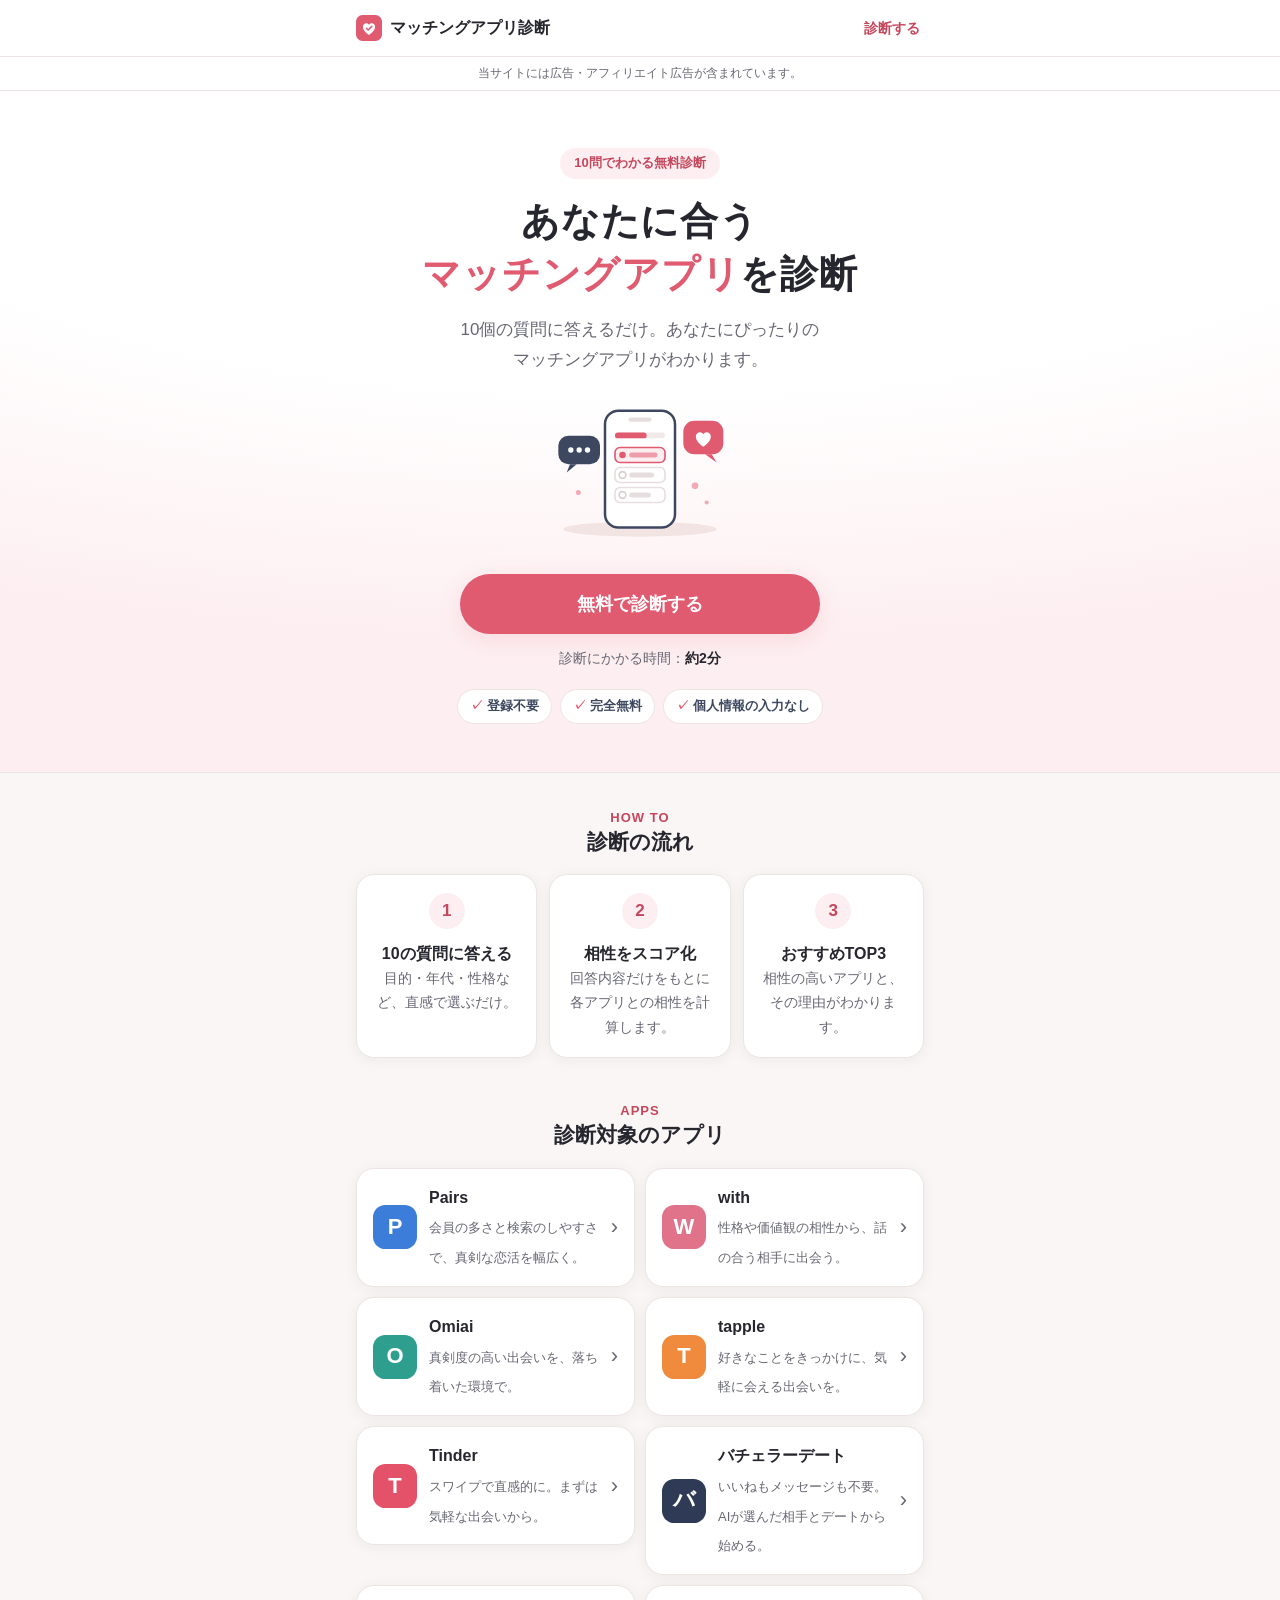
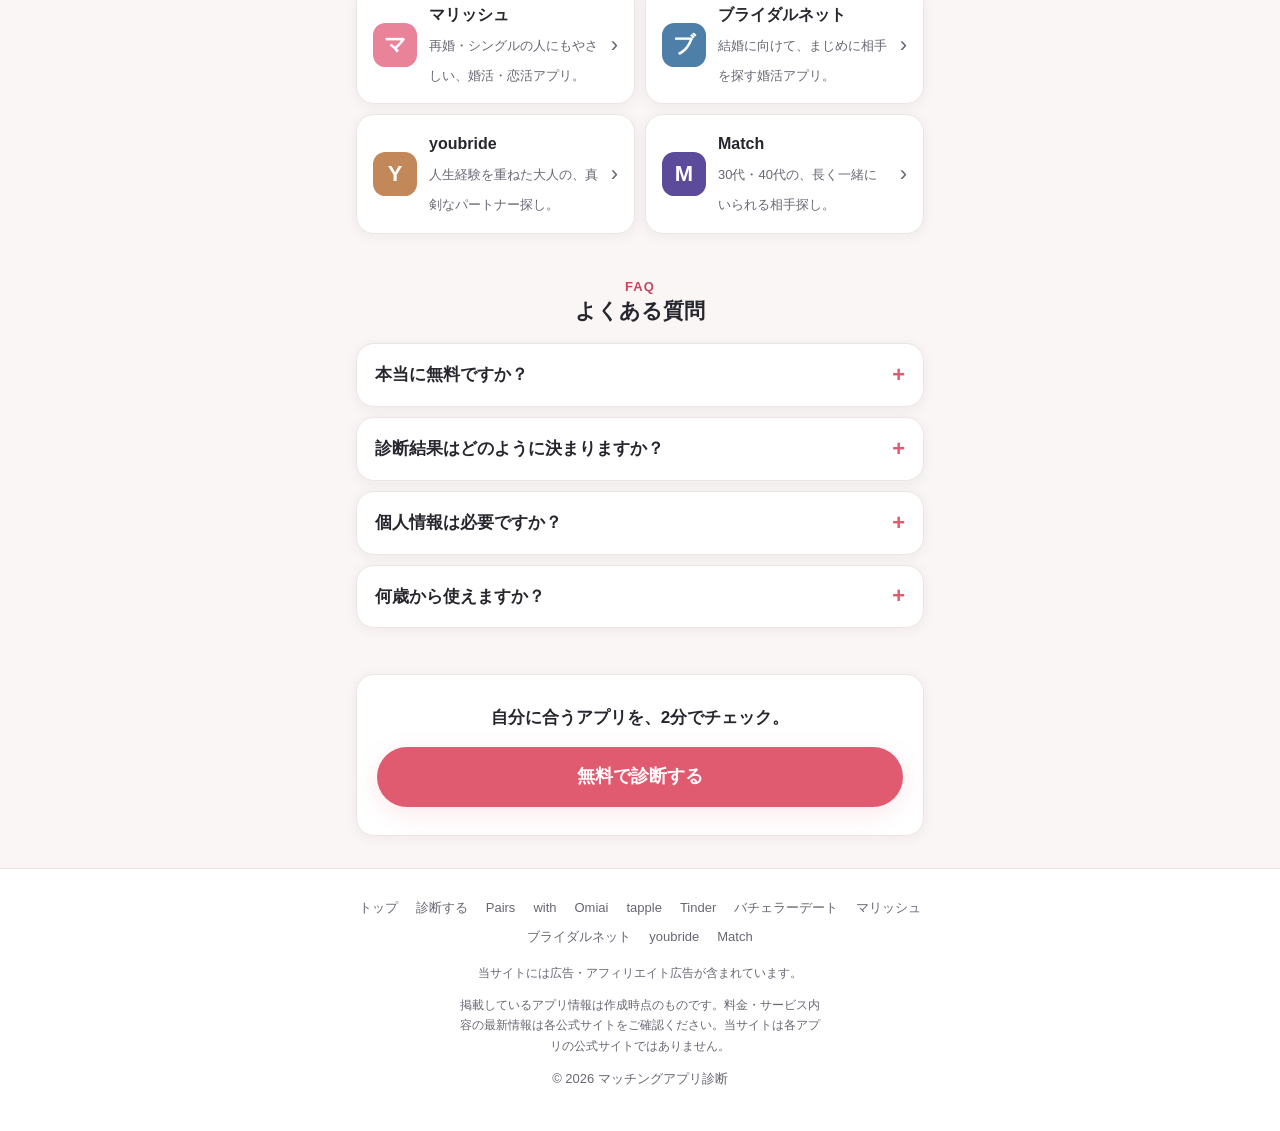
<file: index.html>
<!DOCTYPE html>
<html lang="ja">
<head>
  <meta charset="UTF-8">
  <meta name="viewport" content="width=device-width, initial-scale=1, viewport-fit=cover">
  <title>マッチングアプリ診断｜あなたに合うアプリを無料診断</title>
  <meta name="description" content="10個の質問に答えるだけで、あなたにぴったりのマッチングアプリが約2分でわかる無料診断。恋活・婚活・気軽な出会いなど目的や性格に合わせて、相性の良いアプリTOP3を紹介します。登録不要。">
  <link rel="canonical" href="https://matchapp-shindan.github.io/">
  <meta name="theme-color" content="#e05a70">
  <!-- OGP -->
  <meta property="og:type" content="website">
  <meta property="og:site_name" content="マッチングアプリ診断">
  <meta property="og:title" content="マッチングアプリ診断｜あなたに合うアプリを無料診断">
  <meta property="og:description" content="10問・約2分で、あなたにぴったりのマッチングアプリがわかる無料診断。登録不要。">
  <meta property="og:url" content="https://matchapp-shindan.github.io/">
  <meta property="og:image" content="https://matchapp-shindan.github.io/images/ogp.png">
  <meta property="og:locale" content="ja_JP">
  <meta name="twitter:card" content="summary_large_image">
  <!-- favicon -->
  <link rel="icon" href="images/favicon.svg" type="image/svg+xml">
  <link rel="apple-touch-icon" href="images/apple-touch-icon.png">
  <link rel="stylesheet" href="css/style.css">
  <!-- Google Search Console の所有権確認タグはここに追加 -->
  <script src="js/config.js" defer></script>
  <script src="js/affiliate.js" defer></script>
  <script src="js/apps.js" defer></script>
  <script src="js/common.js" defer></script>
  <script src="js/page-top.js" defer></script>
</head>
<body data-root="">
  <header class="site-header">
    <div class="container site-header__inner">
      <a class="logo" href="index.html"><img src="images/favicon.svg" alt="" width="26" height="26">マッチングアプリ診断</a>
      <a class="header-link" href="shindan.html?new=1" data-cta="start" data-position="header">診断する</a>
    </div>
  </header>
  <p class="ad-disclosure" data-ad-disclosure>当サイトには広告・アフィリエイト広告が含まれています。</p>

  <main>
    <section class="hero">
      <div class="container">
        <span class="hero__eyebrow">10問でわかる無料診断</span>
        <h1 class="hero__title">あなたに合う<br><em>マッチングアプリ</em>を診断</h1>
        <p class="hero__lead">10個の質問に答えるだけ。あなたにぴったりのマッチングアプリがわかります。</p>
        <img class="hero__visual" src="images/hero.svg" alt="" width="200" height="142">
        <div class="hero__cta">
          <a class="btn btn--primary btn--lg btn--block" href="shindan.html?new=1" data-cta="start" data-position="hero">無料で診断する</a>
        </div>
        <p class="hero__time">診断にかかる時間：<strong>約2分</strong></p>
        <ul class="trust">
          <li>登録不要</li>
          <li>完全無料</li>
          <li>個人情報の入力なし</li>
        </ul>
      </div>
    </section>

    <section class="section">
      <div class="container">
        <h2 class="section__title"><small>HOW TO</small>診断の流れ</h2>
        <ol class="steps">
          <li class="card step"><span class="step__num">1</span><div><h3>10の質問に答える</h3><p>目的・年代・性格など、直感で選ぶだけ。</p></div></li>
          <li class="card step"><span class="step__num">2</span><div><h3>相性をスコア化</h3><p>回答内容だけをもとに各アプリとの相性を計算します。</p></div></li>
          <li class="card step"><span class="step__num">3</span><div><h3>おすすめTOP3</h3><p>相性の高いアプリと、その理由がわかります。</p></div></li>
        </ol>
      </div>
    </section>

    <section class="section">
      <div class="container">
        <h2 class="section__title"><small>APPS</small>診断対象のアプリ</h2>
        <ul class="app-grid" id="app-grid"></ul>
      </div>
    </section>

    <section class="section faq">
      <div class="container">
        <h2 class="section__title"><small>FAQ</small>よくある質問</h2>
        <details class="card"><summary>本当に無料ですか？</summary><p>はい。診断は完全無料で、会員登録やメールアドレスの入力も必要ありません。</p></details>
        <details class="card"><summary>診断結果はどのように決まりますか？</summary><p>あなたの回答内容だけをもとに、各アプリとの相性をスコア化しています。広告の報酬額などによって順位を変えることはありません。</p></details>
        <details class="card"><summary>個人情報は必要ですか？</summary><p>氏名や連絡先などの入力は一切不要です。サイト改善のためにアクセス解析ツールを利用する場合があります。</p></details>
        <details class="card"><summary>何歳から使えますか？</summary><p>マッチングアプリは18歳以上が利用対象です（高校生は利用できないアプリが一般的です）。各アプリの利用条件は公式サイトでご確認ください。</p></details>
      </div>
    </section>

    <div class="container">
      <div class="card bottom-cta">
        <p>自分に合うアプリを、2分でチェック。</p>
        <a class="btn btn--primary btn--lg btn--block" href="shindan.html?new=1" data-cta="start" data-position="bottom">無料で診断する</a>
      </div>
    </div>
  </main>

  <footer class="site-footer">
    <div class="container">
      <nav aria-label="フッター">
        <a href="index.html">トップ</a>
        <a href="shindan.html?new=1">診断する</a>
        <a href="apps/pairs.html">Pairs</a>
        <a href="apps/with.html">with</a>
        <a href="apps/omiai.html">Omiai</a>
        <a href="apps/tapple.html">tapple</a>
        <a href="apps/tinder.html">Tinder</a>
        <a href="apps/bachelor.html">バチェラーデート</a>
        <a href="apps/marrish.html">マリッシュ</a>
        <a href="apps/bridalnet.html">ブライダルネット</a>
        <a href="apps/youbride.html">youbride</a>
        <a href="apps/match.html">Match</a>
      </nav>
      <p class="footer-note" data-ad-disclosure>当サイトには広告・アフィリエイト広告が含まれています。</p>
      <p class="footer-note">掲載しているアプリ情報は作成時点のものです。料金・サービス内容の最新情報は各公式サイトをご確認ください。当サイトは各アプリの公式サイトではありません。</p>
      <p>&copy; <span data-year>2026</span> マッチングアプリ診断</p>
    </div>
  </footer>
</body>
</html>
</file>
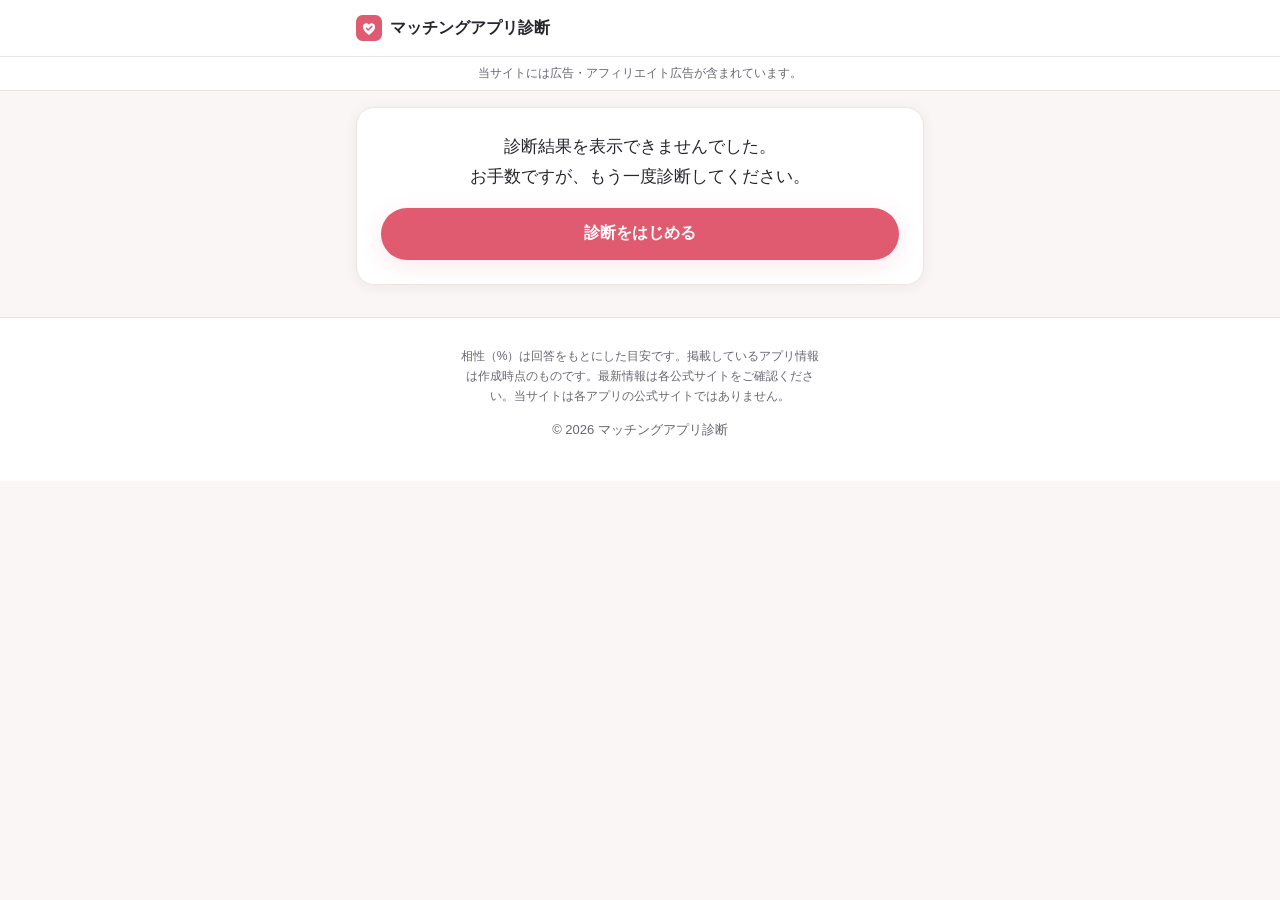
<file: result.html>
<!DOCTYPE html>
<html lang="ja">
<head>
  <meta charset="UTF-8">
  <meta name="viewport" content="width=device-width, initial-scale=1, viewport-fit=cover">
  <title>診断結果｜マッチングアプリ診断</title>
  <meta name="description" content="あなたの回答から、相性の良いマッチングアプリTOP3を診断しました。おすすめ理由と各アプリの特徴をチェックしましょう。">
  <!-- 回答ごとにURLが変わるページのため検索結果には出さない -->
  <meta name="robots" content="noindex, follow">
  <meta name="theme-color" content="#e05a70">
  <meta property="og:type" content="website">
  <meta property="og:site_name" content="マッチングアプリ診断">
  <meta property="og:title" content="私に合うマッチングアプリは？｜マッチングアプリ診断">
  <meta property="og:description" content="10問・約2分で、あなたにぴったりのマッチングアプリがわかる無料診断。あなたも診断してみよう。">
  <meta property="og:url" content="https://matchapp-shindan.github.io/">
  <meta property="og:image" content="https://matchapp-shindan.github.io/images/ogp.png">
  <meta property="og:locale" content="ja_JP">
  <meta name="twitter:card" content="summary_large_image">
  <link rel="icon" href="images/favicon.svg" type="image/svg+xml">
  <link rel="apple-touch-icon" href="images/apple-touch-icon.png">
  <link rel="stylesheet" href="css/style.css">
  <script src="js/config.js" defer></script>
  <script src="js/affiliate.js" defer></script>
  <script src="js/apps.js" defer></script>
  <script src="js/questions.js" defer></script>
  <script src="js/diagnosis.js" defer></script>
  <script src="js/common.js" defer></script>
  <script src="js/page-result.js" defer></script>
</head>
<body data-root="">
  <header class="site-header">
    <div class="container site-header__inner">
      <a class="logo" href="index.html"><img src="images/favicon.svg" alt="" width="26" height="26">マッチングアプリ診断</a>
    </div>
  </header>
  <p class="ad-disclosure" data-ad-disclosure>当サイトには広告・アフィリエイト広告が含まれています。</p>

  <main>
    <div class="analyzing" id="analyzing" role="status">
      <div class="spinner" aria-hidden="true"></div>
      <p>診断結果を分析しています…</p>
      <small>回答内容から各アプリとの相性を計算中</small>
    </div>

    <div class="container" id="result-error" hidden>
      <div class="card section-card notice">
        <p>診断結果を表示できませんでした。<br>お手数ですが、もう一度診断してください。</p>
        <p style="margin-top:16px"><a class="btn btn--primary btn--block" href="shindan.html?new=1">診断をはじめる</a></p>
      </div>
    </div>

    <div class="container" id="result" hidden>
      <section class="card result-hero">
        <p class="result-hero__label">あなたは</p>
        <h1 class="result-hero__type" id="result-type"></h1>
        <p class="result-hero__top">相性No.1のアプリは<strong id="result-top-name"></strong></p>
      </section>

      <h2 class="result-heading">あなたにおすすめのマッチングアプリ</h2>
      <p>回答内容だけをもとに相性を算出しています</p>
      <div class="rank-list" id="result-list"></div>

      <section class="card others" id="result-others">
        <h2>その他のアプリとの相性</h2>
        <ul></ul>
      </section>

      <section class="card share">
        <h2>診断結果をシェア</h2>
        <p>友だちにも診断してもらおう</p>
        <div class="share-buttons" id="share-buttons"></div>
      </section>

      <div class="result-actions">
        <a class="btn btn--ghost btn--block" href="shindan.html?new=1" data-cta="retry">もう一度診断する</a>
        <a class="btn btn--ghost btn--block" href="index.html">トップへ戻る</a>
      </div>
    </div>
  </main>

  <footer class="site-footer">
    <div class="container">
      <p class="footer-note">相性（%）は回答をもとにした目安です。掲載しているアプリ情報は作成時点のものです。最新情報は各公式サイトをご確認ください。当サイトは各アプリの公式サイトではありません。</p>
      <p>&copy; <span data-year>2026</span> マッチングアプリ診断</p>
    </div>
  </footer>
</body>
</html>
</file>
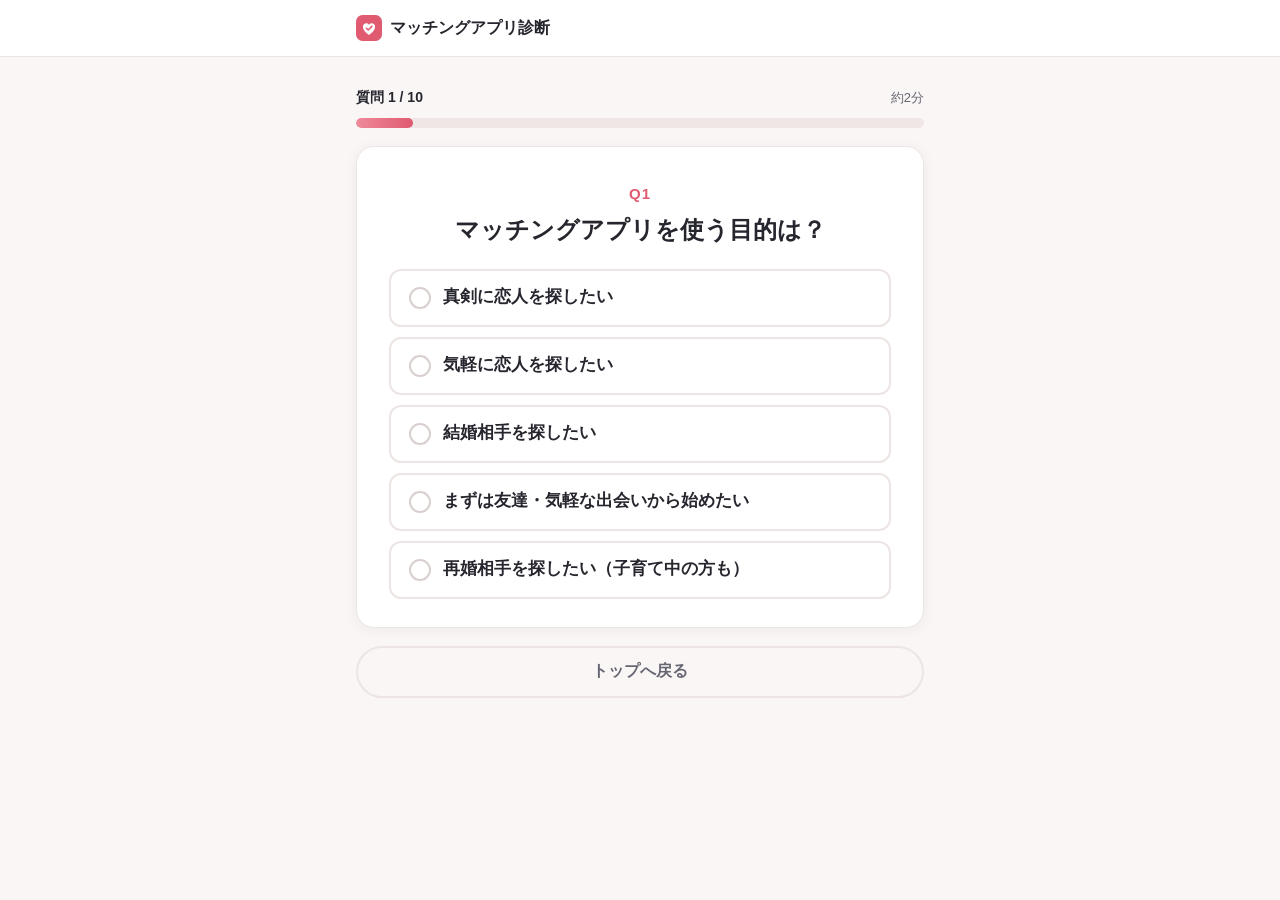
<file: shindan.html>
<!DOCTYPE html>
<html lang="ja">
<head>
  <meta charset="UTF-8">
  <meta name="viewport" content="width=device-width, initial-scale=1, viewport-fit=cover">
  <title>診断スタート｜マッチングアプリ診断</title>
  <meta name="description" content="10個の質問に答えて、あなたに合うマッチングアプリを診断しましょう。所要時間は約2分、登録不要・完全無料です。">
  <link rel="canonical" href="https://matchapp-shindan.github.io/shindan.html">
  <meta name="theme-color" content="#e05a70">
  <meta property="og:type" content="website">
  <meta property="og:site_name" content="マッチングアプリ診断">
  <meta property="og:title" content="マッチングアプリ診断｜あなたに合うアプリを無料診断">
  <meta property="og:description" content="10問・約2分で、あなたにぴったりのマッチングアプリがわかる無料診断。">
  <meta property="og:url" content="https://matchapp-shindan.github.io/shindan.html">
  <meta property="og:image" content="https://matchapp-shindan.github.io/images/ogp.png">
  <meta property="og:locale" content="ja_JP">
  <meta name="twitter:card" content="summary_large_image">
  <link rel="icon" href="images/favicon.svg" type="image/svg+xml">
  <link rel="apple-touch-icon" href="images/apple-touch-icon.png">
  <link rel="stylesheet" href="css/style.css">
  <script src="js/config.js" defer></script>
  <script src="js/questions.js" defer></script>
  <script src="js/diagnosis.js" defer></script>
  <script src="js/common.js" defer></script>
  <script src="js/page-shindan.js" defer></script>
</head>
<body data-root="">
  <header class="site-header">
    <div class="container site-header__inner">
      <a class="logo" href="index.html"><img src="images/favicon.svg" alt="" width="26" height="26">マッチングアプリ診断</a>
    </div>
  </header>

  <main class="quiz">
    <div class="progress-wrap">
      <div class="container">
        <div class="progress__meta"><span id="q-count">質問 1 / 10</span><span>約2分</span></div>
        <div class="progress" id="q-progress" role="progressbar" aria-label="診断の進捗" aria-valuemin="1" aria-valuemax="10" aria-valuenow="1">
          <div class="progress__bar" id="q-bar"></div>
        </div>
      </div>
    </div>

    <div class="container">
      <section class="card q-card" id="q-card" aria-live="polite">
        <span class="q-num" id="q-num">Q1</span>
        <h1 class="q-text" id="q-text" tabindex="-1">読み込み中…</h1>
        <div class="options" id="q-options" role="group" aria-labelledby="q-text"></div>
      </section>
      <button type="button" class="btn btn--ghost btn--block quiz__back" id="q-back">トップへ戻る</button>
      <noscript><p class="notice">この診断を利用するにはJavaScriptを有効にしてください。</p></noscript>
    </div>
  </main>
</body>
</html>
</file>
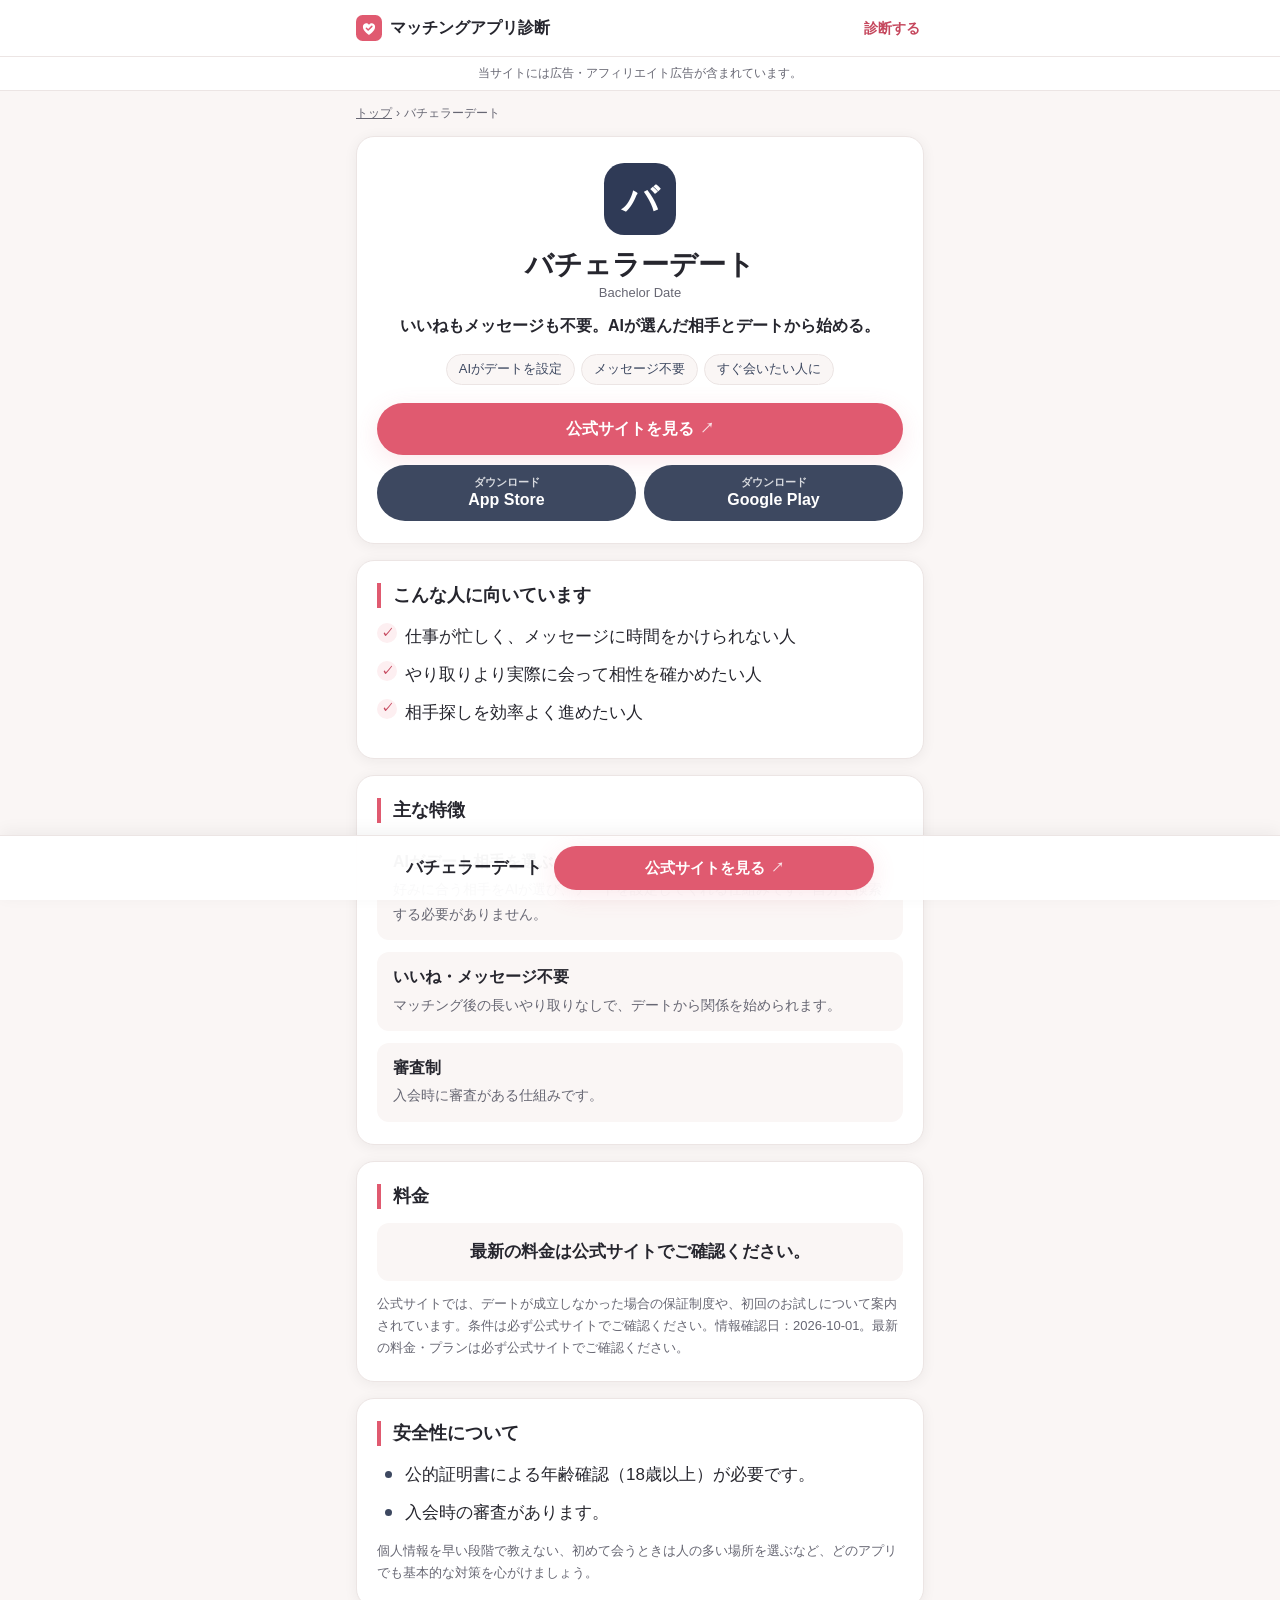
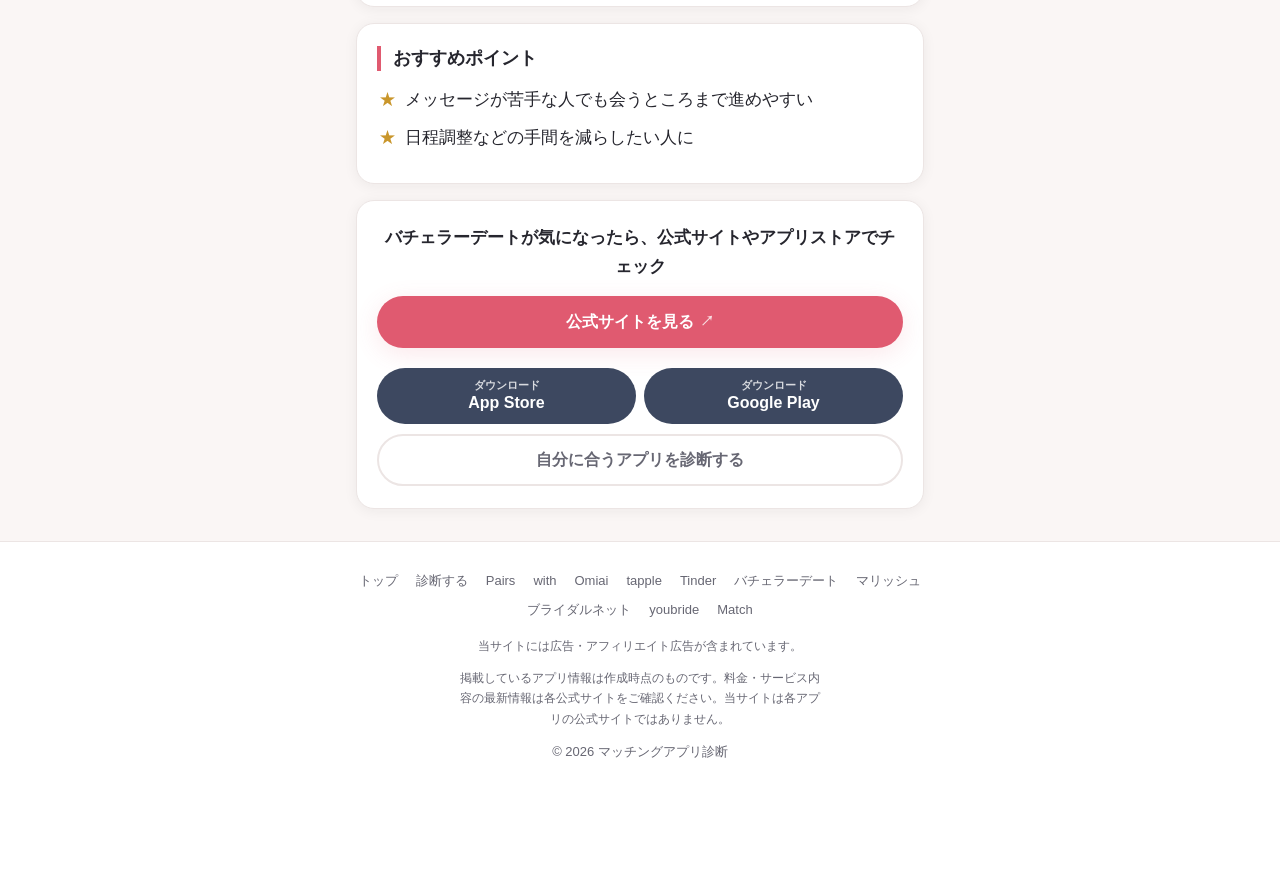
<file: apps/bachelor.html>
<!DOCTYPE html>
<html lang="ja">
<head>
  <meta charset="UTF-8">
  <meta name="viewport" content="width=device-width, initial-scale=1, viewport-fit=cover">
  <title>バチェラーデート（Bachelor Date）の特徴・料金・向いている人｜マッチングアプリ診断</title>
  <meta name="description" content="いいねやメッセージなしで、AIが選んだ相手とデートから始められるバチェラーデート。どんな人に向いているか、主な特徴、料金、安全性、おすすめポイントを紹介します。">
  <link rel="canonical" href="https://matchapp-shindan.github.io/apps/bachelor.html">
  <meta name="theme-color" content="#e05a70">
  <meta property="og:type" content="article">
  <meta property="og:site_name" content="マッチングアプリ診断">
  <meta property="og:title" content="バチェラーデート（Bachelor Date）の特徴・料金・向いている人">
  <meta property="og:description" content="いいねやメッセージなしで、AIが選んだ相手とデートから始められるバチェラーデート。どんな人に向いているか、主な特徴、料金、安全性、おすすめポイントを紹介します。">
  <meta property="og:url" content="https://matchapp-shindan.github.io/apps/bachelor.html">
  <meta property="og:image" content="https://matchapp-shindan.github.io/images/ogp.png">
  <meta property="og:locale" content="ja_JP">
  <meta name="twitter:card" content="summary_large_image">
  <link rel="icon" href="../images/favicon.svg" type="image/svg+xml">
  <link rel="apple-touch-icon" href="../images/apple-touch-icon.png">
  <link rel="stylesheet" href="../css/style.css">
  <script src="../js/config.js" defer></script>
  <script src="../js/affiliate.js" defer></script>
  <script src="../js/apps.js" defer></script>
  <script src="../js/common.js" defer></script>
  <script src="../js/page-app.js" defer></script>
</head>
<!-- data-app-id を js/apps.js の id に合わせるだけで別アプリのページになります -->
<body data-root="../" data-app-id="bachelor" class="has-sticky">
  <header class="site-header">
    <div class="container site-header__inner">
      <a class="logo" href="../index.html"><img src="../images/favicon.svg" alt="" width="26" height="26">マッチングアプリ診断</a>
      <a class="header-link" href="../shindan.html?new=1" data-cta="start" data-position="header">診断する</a>
    </div>
  </header>
  <p class="ad-disclosure" data-ad-disclosure>当サイトには広告・アフィリエイト広告が含まれています。</p>

  <main>
    <div class="container">
      <nav class="breadcrumb" aria-label="パンくずリスト">
        <ol>
          <li><a href="../index.html">トップ</a></li>
          <li aria-current="page">バチェラーデート</li>
        </ol>
      </nav>
      <div id="app-detail">
        <noscript><p class="notice">このページを表示するにはJavaScriptを有効にしてください。</p></noscript>
      </div>
    </div>
  </main>

  <div class="sticky-cta" id="sticky-cta" hidden></div>

  <footer class="site-footer">
    <div class="container">
      <nav aria-label="フッター">
        <a href="../index.html">トップ</a>
        <a href="../shindan.html?new=1">診断する</a>
        <a href="pairs.html">Pairs</a>
        <a href="with.html">with</a>
        <a href="omiai.html">Omiai</a>
        <a href="tapple.html">tapple</a>
        <a href="tinder.html">Tinder</a>
        <a href="bachelor.html">バチェラーデート</a>
        <a href="marrish.html">マリッシュ</a>
        <a href="bridalnet.html">ブライダルネット</a>
        <a href="youbride.html">youbride</a>
        <a href="match.html">Match</a>
      </nav>
      <p class="footer-note" data-ad-disclosure>当サイトには広告・アフィリエイト広告が含まれています。</p>
      <p class="footer-note">掲載しているアプリ情報は作成時点のものです。料金・サービス内容の最新情報は各公式サイトをご確認ください。当サイトは各アプリの公式サイトではありません。</p>
      <p>&copy; <span data-year>2026</span> マッチングアプリ診断</p>
    </div>
  </footer>
</body>
</html>
</file>
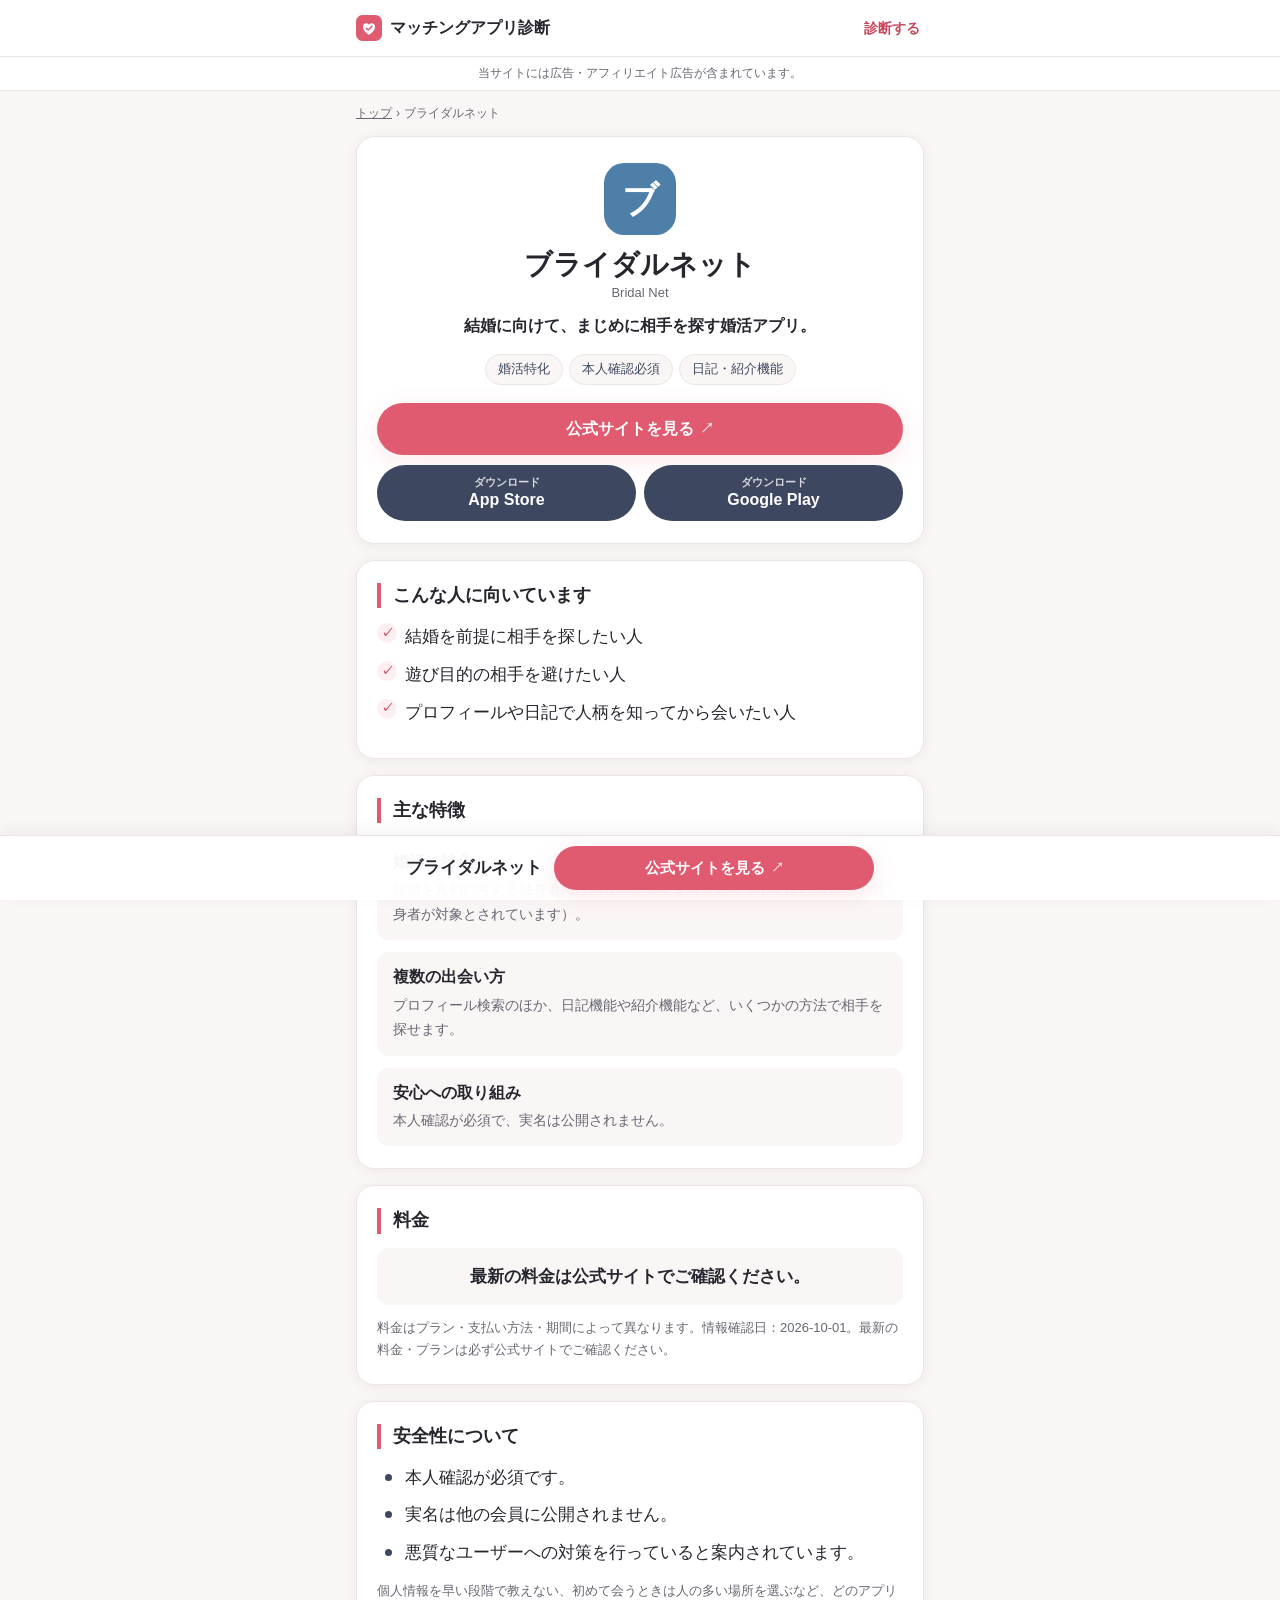
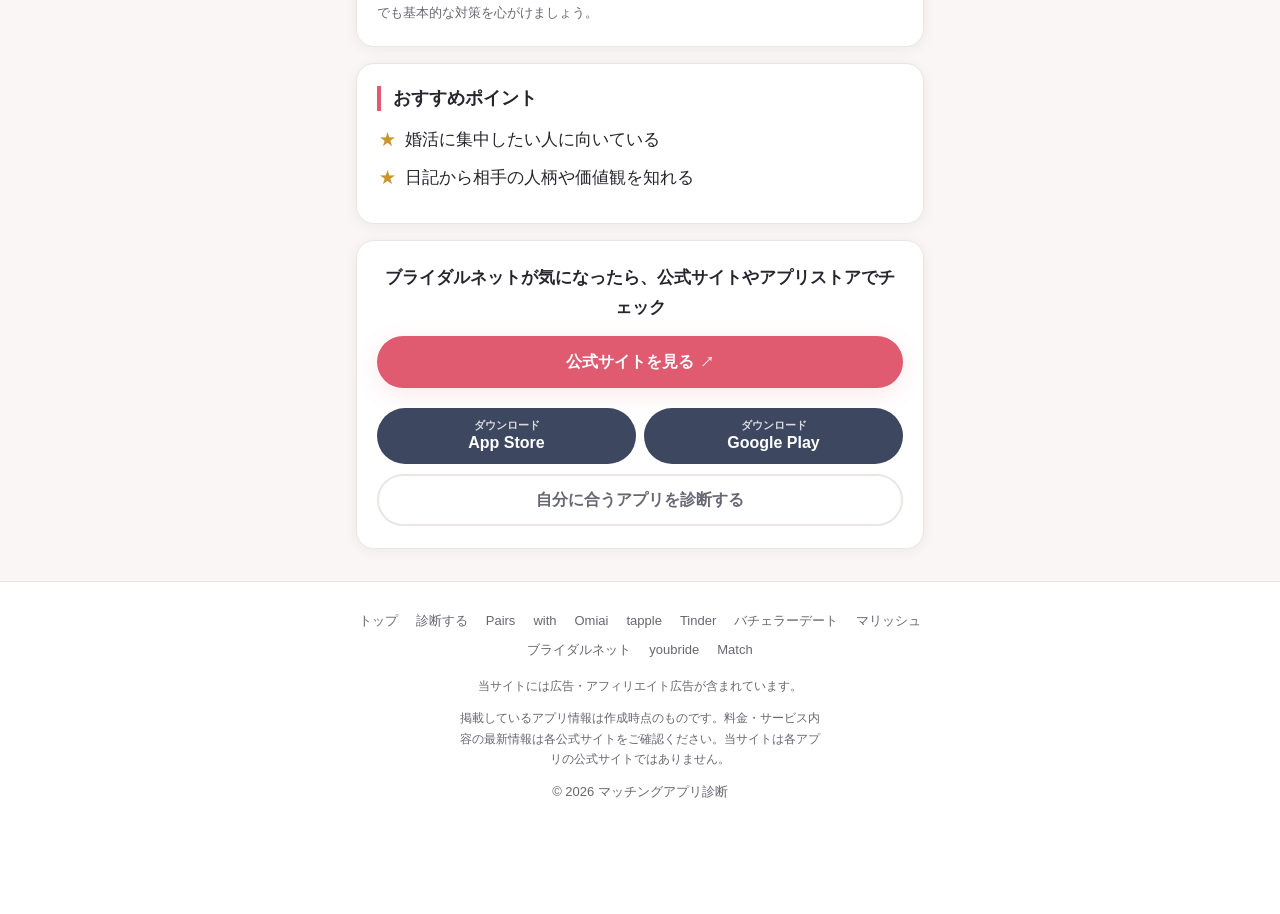
<file: apps/bridalnet.html>
<!DOCTYPE html>
<html lang="ja">
<head>
  <meta charset="UTF-8">
  <meta name="viewport" content="width=device-width, initial-scale=1, viewport-fit=cover">
  <title>ブライダルネット（Bridal Net）の特徴・料金・向いている人｜マッチングアプリ診断</title>
  <meta name="description" content="結婚に向けてまじめに相手を探す婚活アプリ、ブライダルネット。どんな人に向いているか、主な特徴、料金、安全性、おすすめポイントを紹介します。">
  <link rel="canonical" href="https://matchapp-shindan.github.io/apps/bridalnet.html">
  <meta name="theme-color" content="#e05a70">
  <meta property="og:type" content="article">
  <meta property="og:site_name" content="マッチングアプリ診断">
  <meta property="og:title" content="ブライダルネット（Bridal Net）の特徴・料金・向いている人">
  <meta property="og:description" content="結婚に向けてまじめに相手を探す婚活アプリ、ブライダルネット。どんな人に向いているか、主な特徴、料金、安全性、おすすめポイントを紹介します。">
  <meta property="og:url" content="https://matchapp-shindan.github.io/apps/bridalnet.html">
  <meta property="og:image" content="https://matchapp-shindan.github.io/images/ogp.png">
  <meta property="og:locale" content="ja_JP">
  <meta name="twitter:card" content="summary_large_image">
  <link rel="icon" href="../images/favicon.svg" type="image/svg+xml">
  <link rel="apple-touch-icon" href="../images/apple-touch-icon.png">
  <link rel="stylesheet" href="../css/style.css">
  <script src="../js/config.js" defer></script>
  <script src="../js/affiliate.js" defer></script>
  <script src="../js/apps.js" defer></script>
  <script src="../js/common.js" defer></script>
  <script src="../js/page-app.js" defer></script>
</head>
<!-- data-app-id を js/apps.js の id に合わせるだけで別アプリのページになります -->
<body data-root="../" data-app-id="bridalnet" class="has-sticky">
  <header class="site-header">
    <div class="container site-header__inner">
      <a class="logo" href="../index.html"><img src="../images/favicon.svg" alt="" width="26" height="26">マッチングアプリ診断</a>
      <a class="header-link" href="../shindan.html?new=1" data-cta="start" data-position="header">診断する</a>
    </div>
  </header>
  <p class="ad-disclosure" data-ad-disclosure>当サイトには広告・アフィリエイト広告が含まれています。</p>

  <main>
    <div class="container">
      <nav class="breadcrumb" aria-label="パンくずリスト">
        <ol>
          <li><a href="../index.html">トップ</a></li>
          <li aria-current="page">ブライダルネット</li>
        </ol>
      </nav>
      <div id="app-detail">
        <noscript><p class="notice">このページを表示するにはJavaScriptを有効にしてください。</p></noscript>
      </div>
    </div>
  </main>

  <div class="sticky-cta" id="sticky-cta" hidden></div>

  <footer class="site-footer">
    <div class="container">
      <nav aria-label="フッター">
        <a href="../index.html">トップ</a>
        <a href="../shindan.html?new=1">診断する</a>
        <a href="pairs.html">Pairs</a>
        <a href="with.html">with</a>
        <a href="omiai.html">Omiai</a>
        <a href="tapple.html">tapple</a>
        <a href="tinder.html">Tinder</a>
        <a href="bachelor.html">バチェラーデート</a>
        <a href="marrish.html">マリッシュ</a>
        <a href="bridalnet.html">ブライダルネット</a>
        <a href="youbride.html">youbride</a>
        <a href="match.html">Match</a>
      </nav>
      <p class="footer-note" data-ad-disclosure>当サイトには広告・アフィリエイト広告が含まれています。</p>
      <p class="footer-note">掲載しているアプリ情報は作成時点のものです。料金・サービス内容の最新情報は各公式サイトをご確認ください。当サイトは各アプリの公式サイトではありません。</p>
      <p>&copy; <span data-year>2026</span> マッチングアプリ診断</p>
    </div>
  </footer>
</body>
</html>
</file>
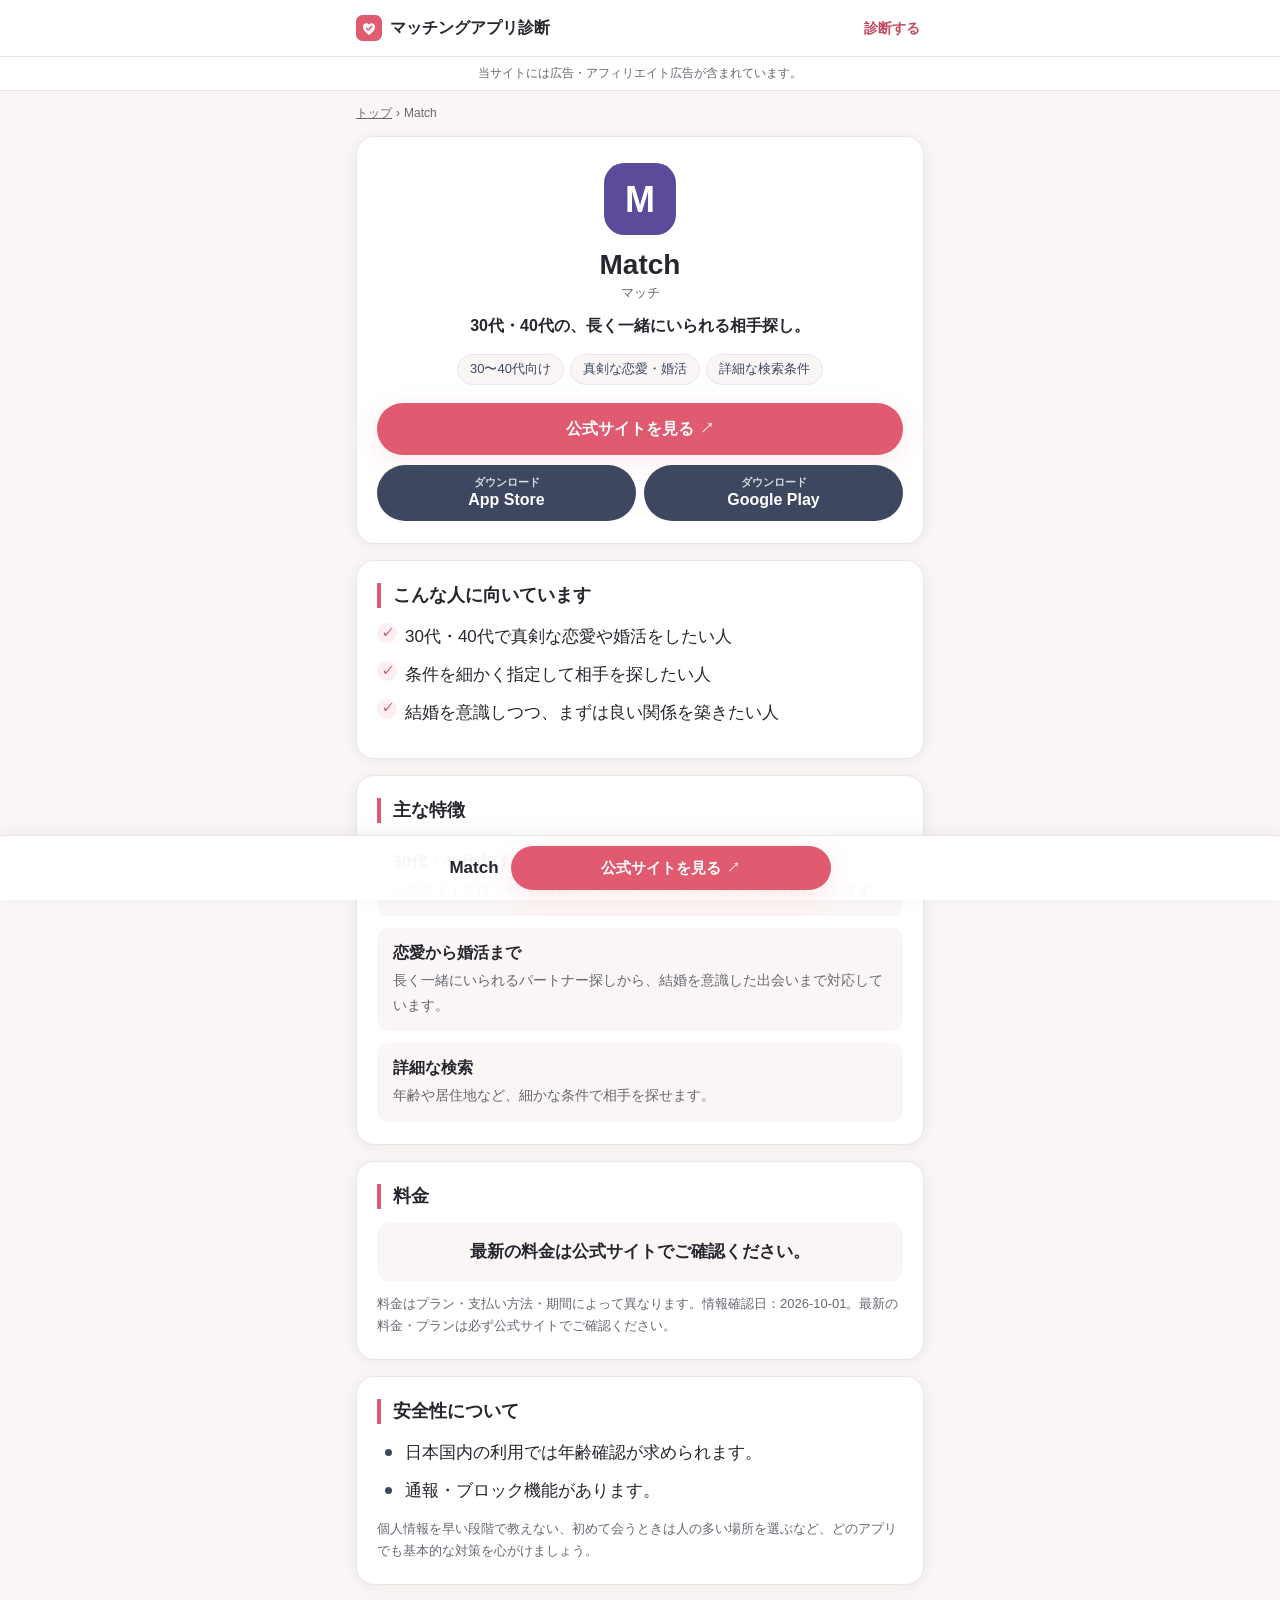
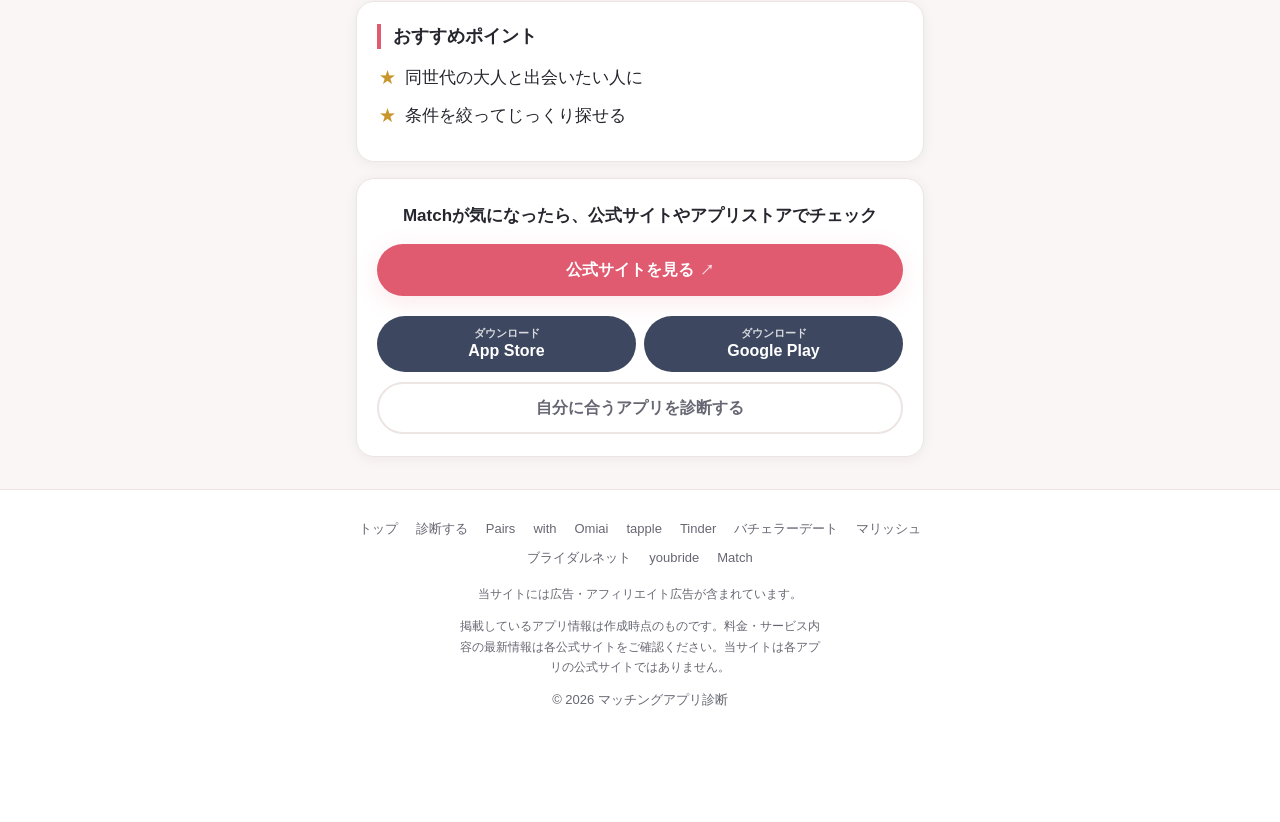
<file: apps/match.html>
<!DOCTYPE html>
<html lang="ja">
<head>
  <meta charset="UTF-8">
  <meta name="viewport" content="width=device-width, initial-scale=1, viewport-fit=cover">
  <title>Match（マッチ）の特徴・料金・向いている人｜マッチングアプリ診断</title>
  <meta name="description" content="30代・40代向けのマッチングサービスMatch（マッチ）。どんな人に向いているか、主な特徴、料金、安全性、おすすめポイントを紹介します。">
  <link rel="canonical" href="https://matchapp-shindan.github.io/apps/match.html">
  <meta name="theme-color" content="#e05a70">
  <meta property="og:type" content="article">
  <meta property="og:site_name" content="マッチングアプリ診断">
  <meta property="og:title" content="Match（マッチ）の特徴・料金・向いている人">
  <meta property="og:description" content="30代・40代向けのマッチングサービスMatch（マッチ）。どんな人に向いているか、主な特徴、料金、安全性、おすすめポイントを紹介します。">
  <meta property="og:url" content="https://matchapp-shindan.github.io/apps/match.html">
  <meta property="og:image" content="https://matchapp-shindan.github.io/images/ogp.png">
  <meta property="og:locale" content="ja_JP">
  <meta name="twitter:card" content="summary_large_image">
  <link rel="icon" href="../images/favicon.svg" type="image/svg+xml">
  <link rel="apple-touch-icon" href="../images/apple-touch-icon.png">
  <link rel="stylesheet" href="../css/style.css">
  <script src="../js/config.js" defer></script>
  <script src="../js/affiliate.js" defer></script>
  <script src="../js/apps.js" defer></script>
  <script src="../js/common.js" defer></script>
  <script src="../js/page-app.js" defer></script>
</head>
<!-- data-app-id を js/apps.js の id に合わせるだけで別アプリのページになります -->
<body data-root="../" data-app-id="match" class="has-sticky">
  <header class="site-header">
    <div class="container site-header__inner">
      <a class="logo" href="../index.html"><img src="../images/favicon.svg" alt="" width="26" height="26">マッチングアプリ診断</a>
      <a class="header-link" href="../shindan.html?new=1" data-cta="start" data-position="header">診断する</a>
    </div>
  </header>
  <p class="ad-disclosure" data-ad-disclosure>当サイトには広告・アフィリエイト広告が含まれています。</p>

  <main>
    <div class="container">
      <nav class="breadcrumb" aria-label="パンくずリスト">
        <ol>
          <li><a href="../index.html">トップ</a></li>
          <li aria-current="page">Match</li>
        </ol>
      </nav>
      <div id="app-detail">
        <noscript><p class="notice">このページを表示するにはJavaScriptを有効にしてください。</p></noscript>
      </div>
    </div>
  </main>

  <div class="sticky-cta" id="sticky-cta" hidden></div>

  <footer class="site-footer">
    <div class="container">
      <nav aria-label="フッター">
        <a href="../index.html">トップ</a>
        <a href="../shindan.html?new=1">診断する</a>
        <a href="pairs.html">Pairs</a>
        <a href="with.html">with</a>
        <a href="omiai.html">Omiai</a>
        <a href="tapple.html">tapple</a>
        <a href="tinder.html">Tinder</a>
        <a href="bachelor.html">バチェラーデート</a>
        <a href="marrish.html">マリッシュ</a>
        <a href="bridalnet.html">ブライダルネット</a>
        <a href="youbride.html">youbride</a>
        <a href="match.html">Match</a>
      </nav>
      <p class="footer-note" data-ad-disclosure>当サイトには広告・アフィリエイト広告が含まれています。</p>
      <p class="footer-note">掲載しているアプリ情報は作成時点のものです。料金・サービス内容の最新情報は各公式サイトをご確認ください。当サイトは各アプリの公式サイトではありません。</p>
      <p>&copy; <span data-year>2026</span> マッチングアプリ診断</p>
    </div>
  </footer>
</body>
</html>
</file>
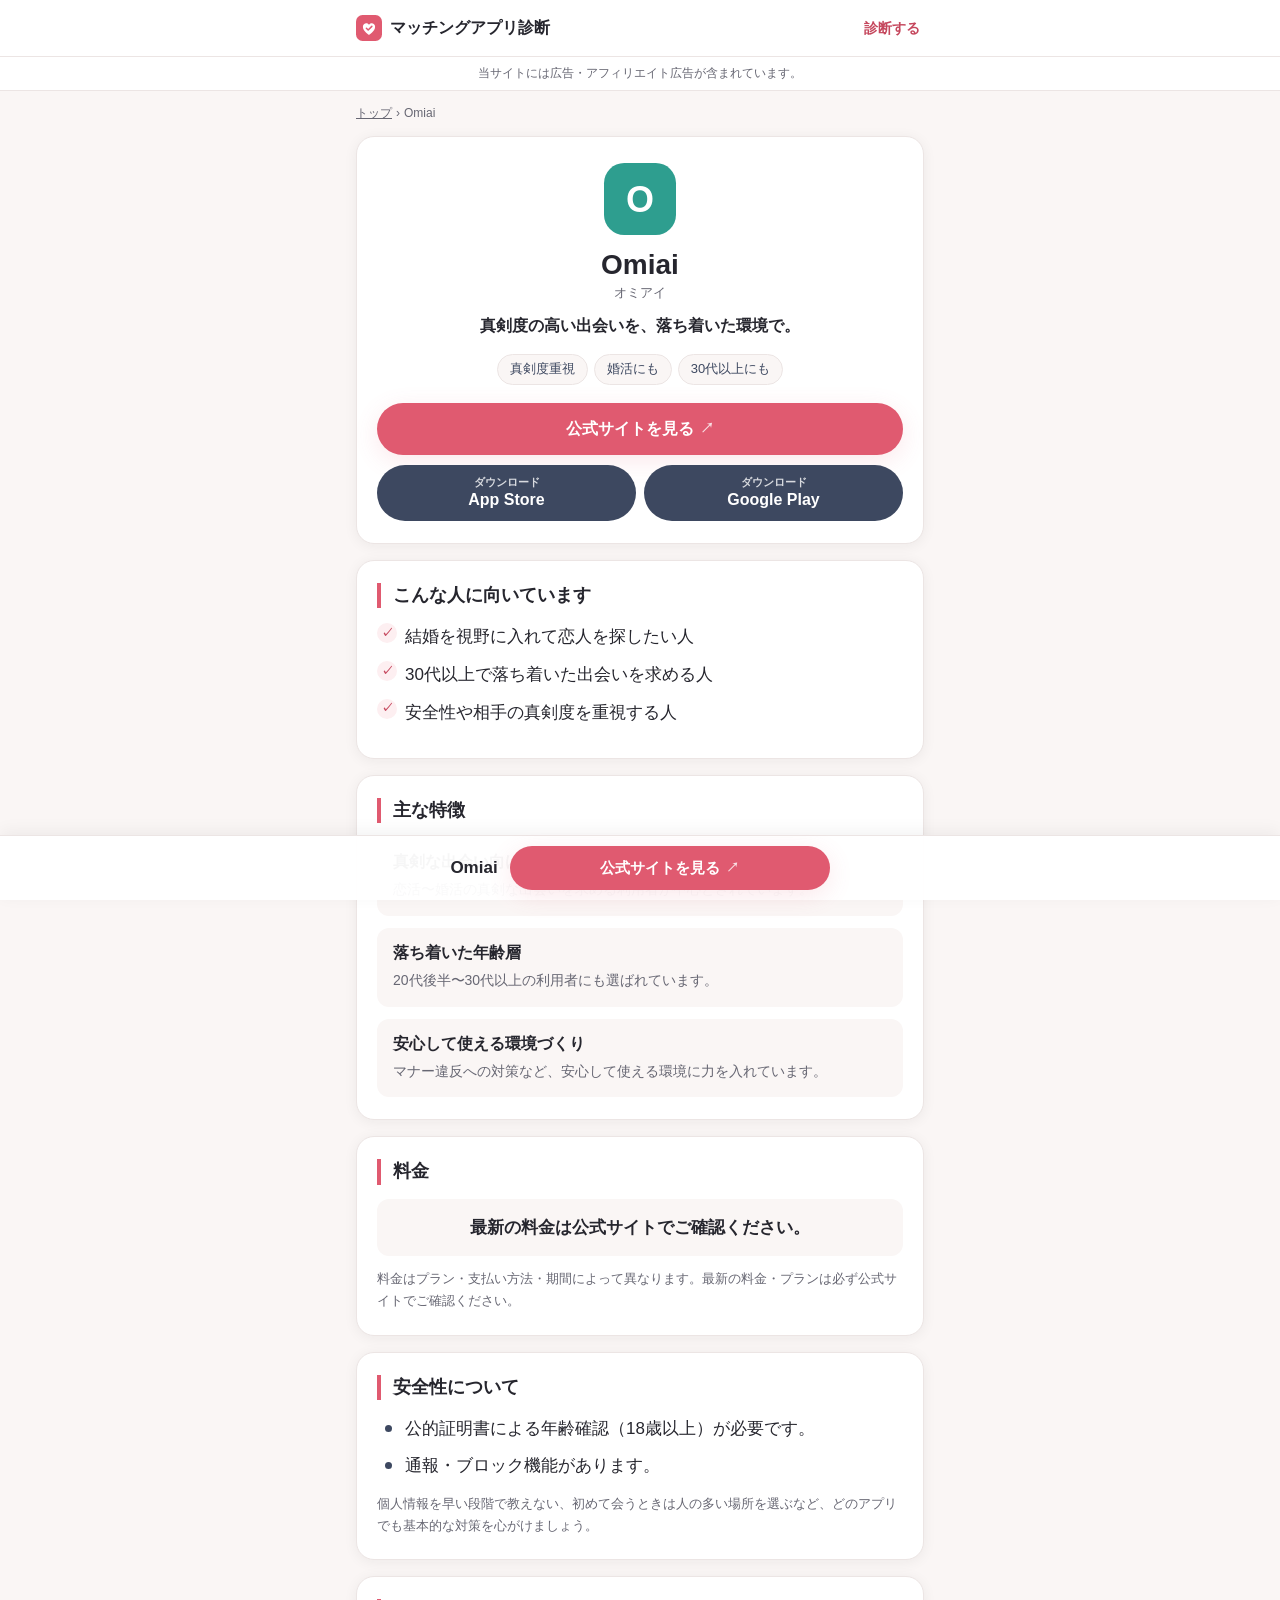
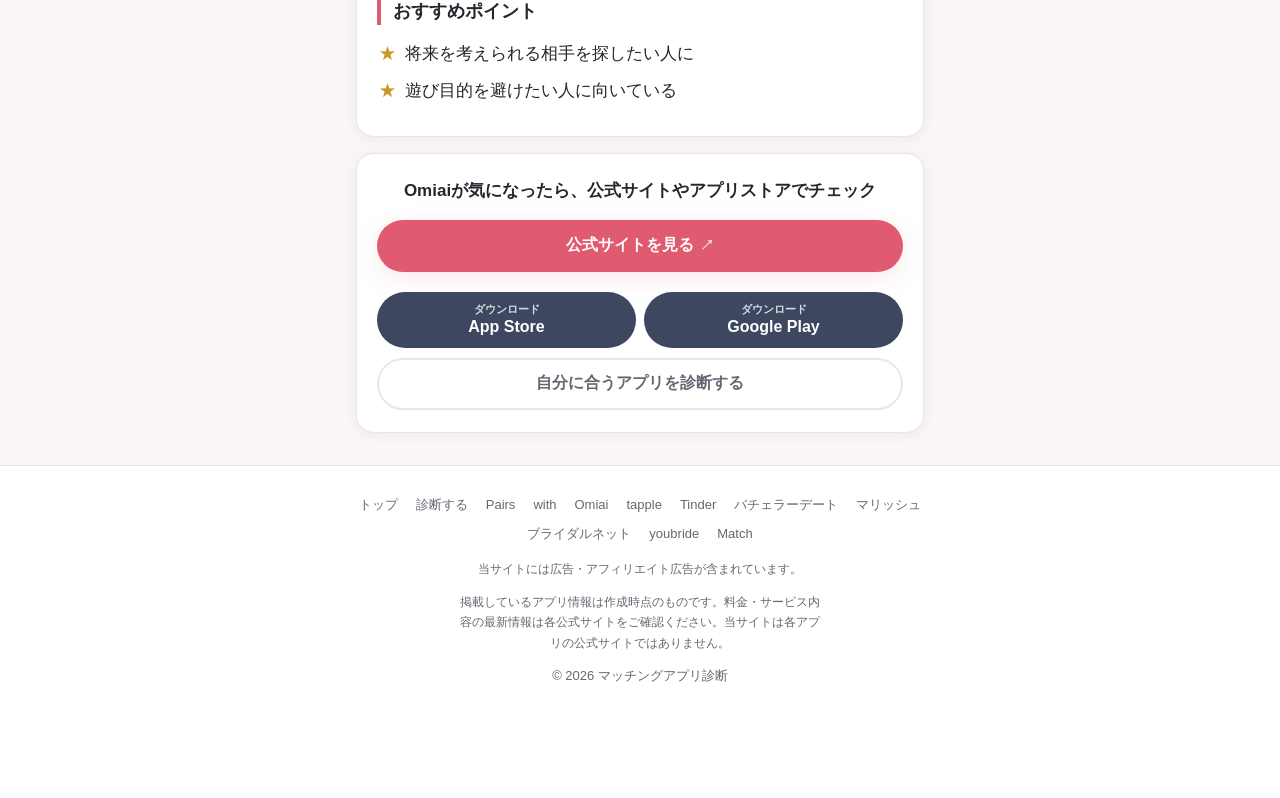
<file: apps/omiai.html>
<!DOCTYPE html>
<html lang="ja">
<head>
  <meta charset="UTF-8">
  <meta name="viewport" content="width=device-width, initial-scale=1, viewport-fit=cover">
  <title>Omiai（オミアイ）の特徴・料金・向いている人｜マッチングアプリ診断</title>
  <meta name="description" content="真剣度の高い出会いを求める人に選ばれているOmiai（オミアイ）。どんな人に向いているか、主な特徴、料金、安全性、おすすめポイントを紹介します。">
  <link rel="canonical" href="https://matchapp-shindan.github.io/apps/omiai.html">
  <meta name="theme-color" content="#e05a70">
  <meta property="og:type" content="article">
  <meta property="og:site_name" content="マッチングアプリ診断">
  <meta property="og:title" content="Omiai（オミアイ）の特徴・料金・向いている人">
  <meta property="og:description" content="真剣度の高い出会いを求める人に選ばれているOmiai（オミアイ）。どんな人に向いているか、主な特徴、料金、安全性、おすすめポイントを紹介します。">
  <meta property="og:url" content="https://matchapp-shindan.github.io/apps/omiai.html">
  <meta property="og:image" content="https://matchapp-shindan.github.io/images/ogp.png">
  <meta property="og:locale" content="ja_JP">
  <meta name="twitter:card" content="summary_large_image">
  <link rel="icon" href="../images/favicon.svg" type="image/svg+xml">
  <link rel="apple-touch-icon" href="../images/apple-touch-icon.png">
  <link rel="stylesheet" href="../css/style.css">
  <script src="../js/config.js" defer></script>
  <script src="../js/affiliate.js" defer></script>
  <script src="../js/apps.js" defer></script>
  <script src="../js/common.js" defer></script>
  <script src="../js/page-app.js" defer></script>
</head>
<!-- data-app-id を js/apps.js の id に合わせるだけで別アプリのページになります -->
<body data-root="../" data-app-id="omiai" class="has-sticky">
  <header class="site-header">
    <div class="container site-header__inner">
      <a class="logo" href="../index.html"><img src="../images/favicon.svg" alt="" width="26" height="26">マッチングアプリ診断</a>
      <a class="header-link" href="../shindan.html?new=1" data-cta="start" data-position="header">診断する</a>
    </div>
  </header>
  <p class="ad-disclosure" data-ad-disclosure>当サイトには広告・アフィリエイト広告が含まれています。</p>

  <main>
    <div class="container">
      <nav class="breadcrumb" aria-label="パンくずリスト">
        <ol>
          <li><a href="../index.html">トップ</a></li>
          <li aria-current="page">Omiai</li>
        </ol>
      </nav>
      <div id="app-detail">
        <noscript><p class="notice">このページを表示するにはJavaScriptを有効にしてください。</p></noscript>
      </div>
    </div>
  </main>

  <div class="sticky-cta" id="sticky-cta" hidden></div>

  <footer class="site-footer">
    <div class="container">
      <nav aria-label="フッター">
        <a href="../index.html">トップ</a>
        <a href="../shindan.html?new=1">診断する</a>
        <a href="pairs.html">Pairs</a>
        <a href="with.html">with</a>
        <a href="omiai.html">Omiai</a>
        <a href="tapple.html">tapple</a>
        <a href="tinder.html">Tinder</a>
        <a href="bachelor.html">バチェラーデート</a>
        <a href="marrish.html">マリッシュ</a>
        <a href="bridalnet.html">ブライダルネット</a>
        <a href="youbride.html">youbride</a>
        <a href="match.html">Match</a>
      </nav>
      <p class="footer-note" data-ad-disclosure>当サイトには広告・アフィリエイト広告が含まれています。</p>
      <p class="footer-note">掲載しているアプリ情報は作成時点のものです。料金・サービス内容の最新情報は各公式サイトをご確認ください。当サイトは各アプリの公式サイトではありません。</p>
      <p>&copy; <span data-year>2026</span> マッチングアプリ診断</p>
    </div>
  </footer>
</body>
</html>
</file>
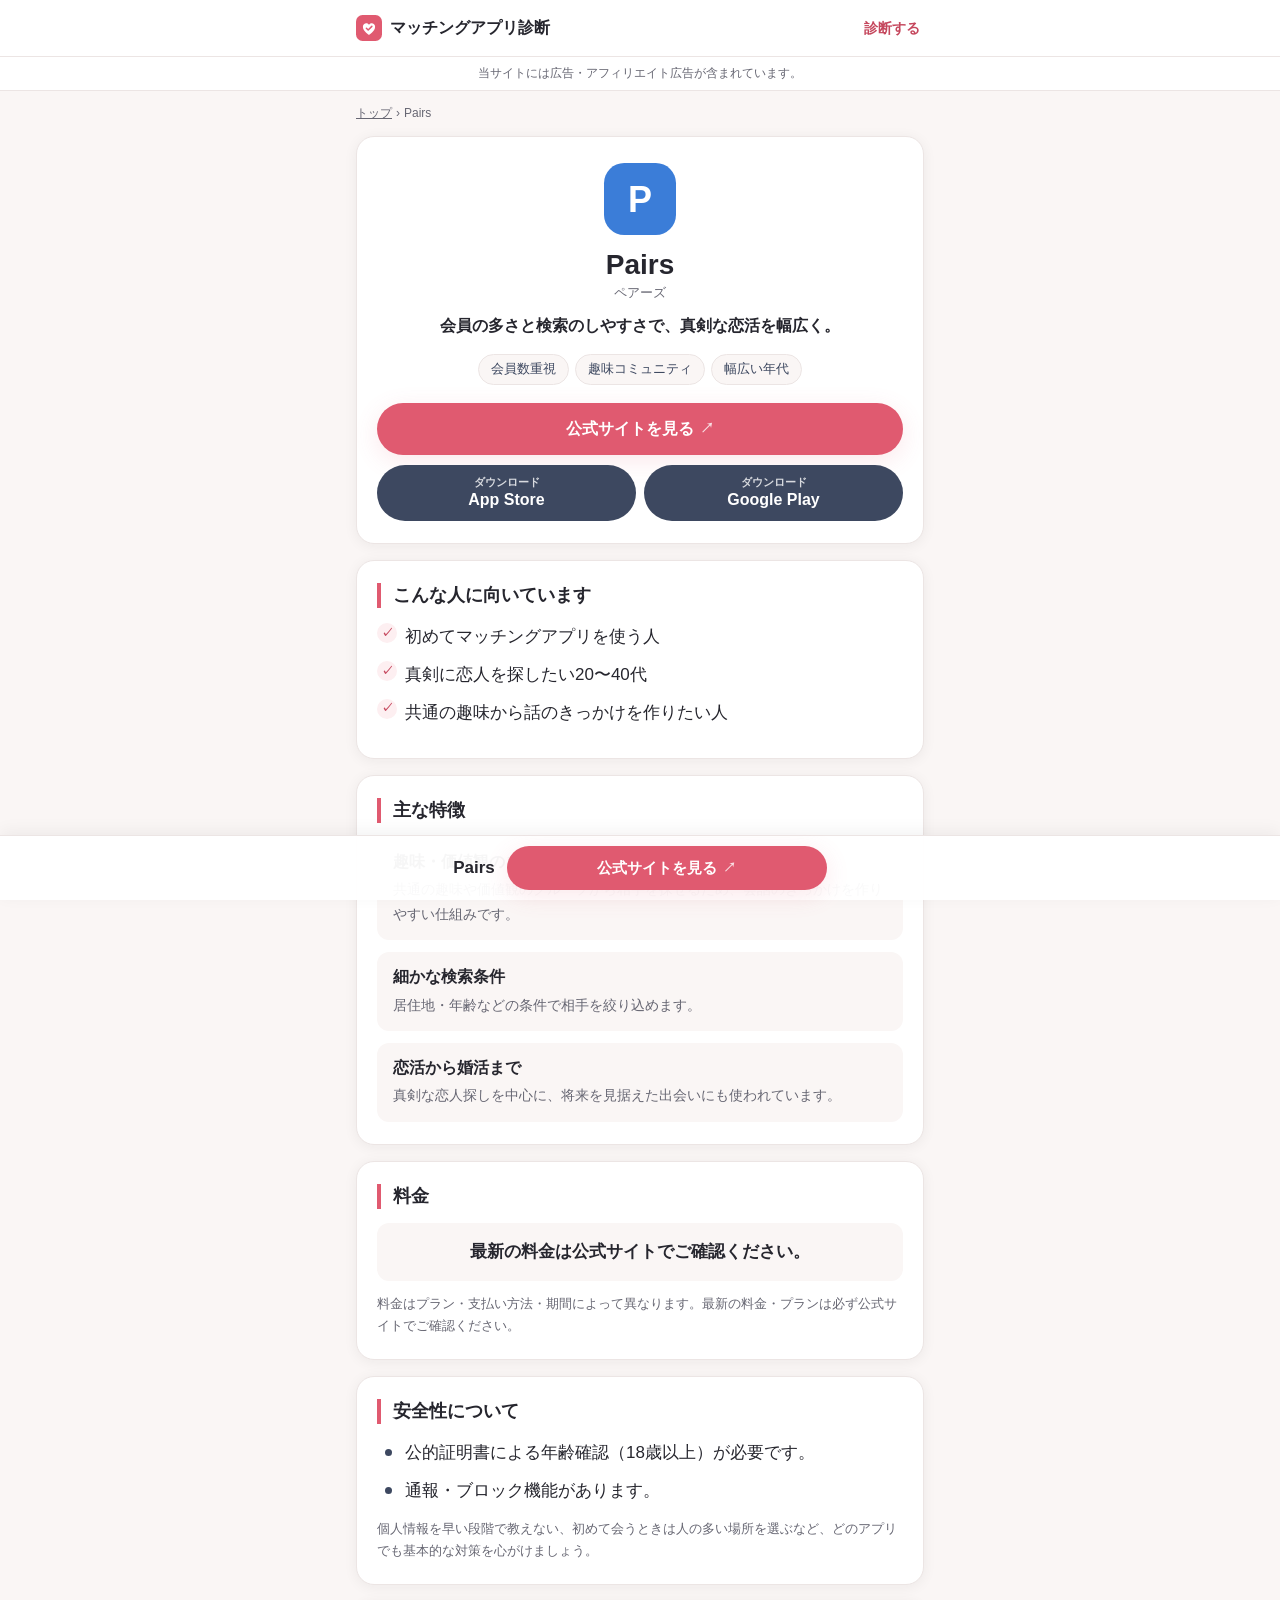
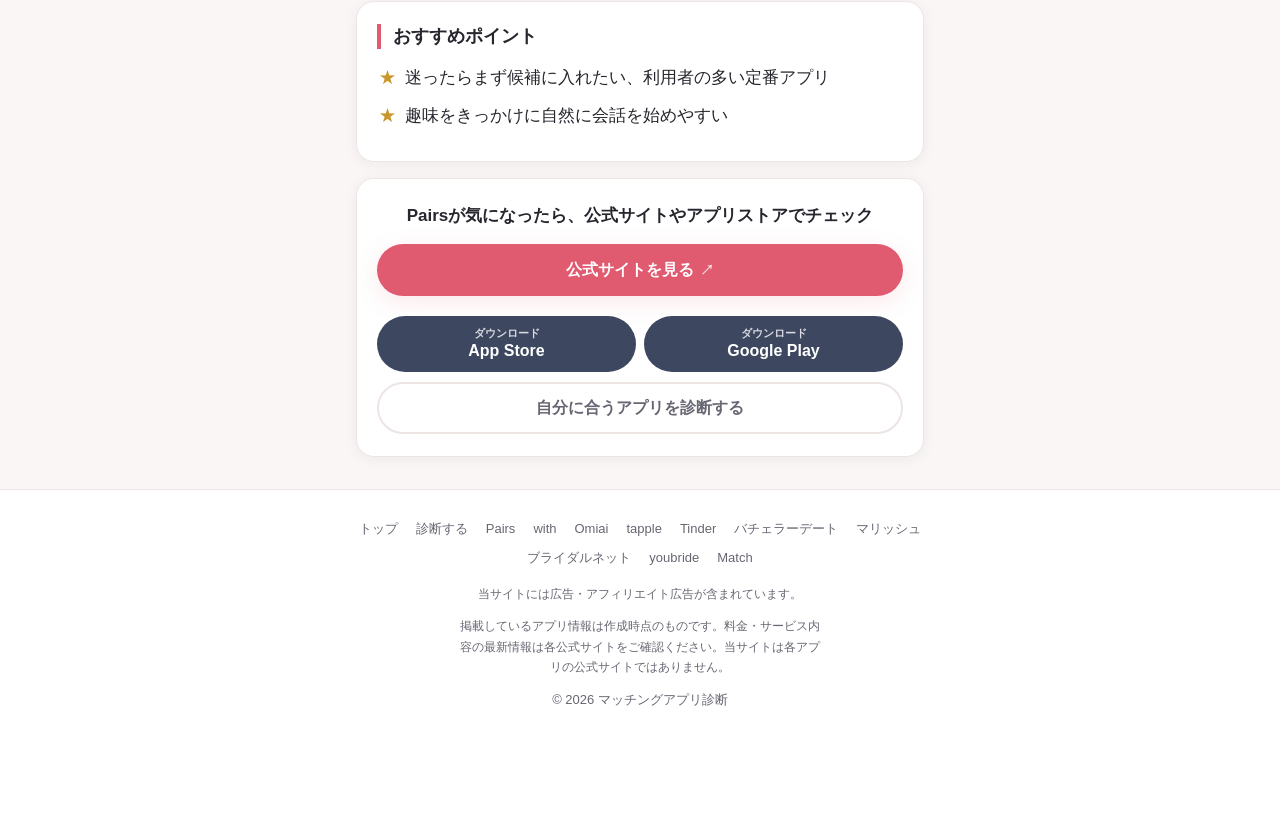
<file: apps/pairs.html>
<!DOCTYPE html>
<html lang="ja">
<head>
  <meta charset="UTF-8">
  <meta name="viewport" content="width=device-width, initial-scale=1, viewport-fit=cover">
  <title>Pairs（ペアーズ）の特徴・料金・向いている人｜マッチングアプリ診断</title>
  <meta name="description" content="会員の多さと検索のしやすさが魅力のPairs（ペアーズ）。どんな人に向いているか、主な特徴、料金、安全性、おすすめポイントをわかりやすく紹介します。">
  <link rel="canonical" href="https://matchapp-shindan.github.io/apps/pairs.html">
  <meta name="theme-color" content="#e05a70">
  <meta property="og:type" content="article">
  <meta property="og:site_name" content="マッチングアプリ診断">
  <meta property="og:title" content="Pairs（ペアーズ）の特徴・料金・向いている人">
  <meta property="og:description" content="会員の多さと検索のしやすさが魅力のPairs（ペアーズ）。どんな人に向いているか、主な特徴、料金、安全性、おすすめポイントをわかりやすく紹介します。">
  <meta property="og:url" content="https://matchapp-shindan.github.io/apps/pairs.html">
  <meta property="og:image" content="https://matchapp-shindan.github.io/images/ogp.png">
  <meta property="og:locale" content="ja_JP">
  <meta name="twitter:card" content="summary_large_image">
  <link rel="icon" href="../images/favicon.svg" type="image/svg+xml">
  <link rel="apple-touch-icon" href="../images/apple-touch-icon.png">
  <link rel="stylesheet" href="../css/style.css">
  <script src="../js/config.js" defer></script>
  <script src="../js/affiliate.js" defer></script>
  <script src="../js/apps.js" defer></script>
  <script src="../js/common.js" defer></script>
  <script src="../js/page-app.js" defer></script>
</head>
<!-- data-app-id を js/apps.js の id に合わせるだけで別アプリのページになります -->
<body data-root="../" data-app-id="pairs" class="has-sticky">
  <header class="site-header">
    <div class="container site-header__inner">
      <a class="logo" href="../index.html"><img src="../images/favicon.svg" alt="" width="26" height="26">マッチングアプリ診断</a>
      <a class="header-link" href="../shindan.html?new=1" data-cta="start" data-position="header">診断する</a>
    </div>
  </header>
  <p class="ad-disclosure" data-ad-disclosure>当サイトには広告・アフィリエイト広告が含まれています。</p>

  <main>
    <div class="container">
      <nav class="breadcrumb" aria-label="パンくずリスト">
        <ol>
          <li><a href="../index.html">トップ</a></li>
          <li aria-current="page">Pairs</li>
        </ol>
      </nav>
      <div id="app-detail">
        <noscript><p class="notice">このページを表示するにはJavaScriptを有効にしてください。</p></noscript>
      </div>
    </div>
  </main>

  <div class="sticky-cta" id="sticky-cta" hidden></div>

  <footer class="site-footer">
    <div class="container">
      <nav aria-label="フッター">
        <a href="../index.html">トップ</a>
        <a href="../shindan.html?new=1">診断する</a>
        <a href="pairs.html">Pairs</a>
        <a href="with.html">with</a>
        <a href="omiai.html">Omiai</a>
        <a href="tapple.html">tapple</a>
        <a href="tinder.html">Tinder</a>
        <a href="bachelor.html">バチェラーデート</a>
        <a href="marrish.html">マリッシュ</a>
        <a href="bridalnet.html">ブライダルネット</a>
        <a href="youbride.html">youbride</a>
        <a href="match.html">Match</a>
      </nav>
      <p class="footer-note" data-ad-disclosure>当サイトには広告・アフィリエイト広告が含まれています。</p>
      <p class="footer-note">掲載しているアプリ情報は作成時点のものです。料金・サービス内容の最新情報は各公式サイトをご確認ください。当サイトは各アプリの公式サイトではありません。</p>
      <p>&copy; <span data-year>2026</span> マッチングアプリ診断</p>
    </div>
  </footer>
</body>
</html>
</file>
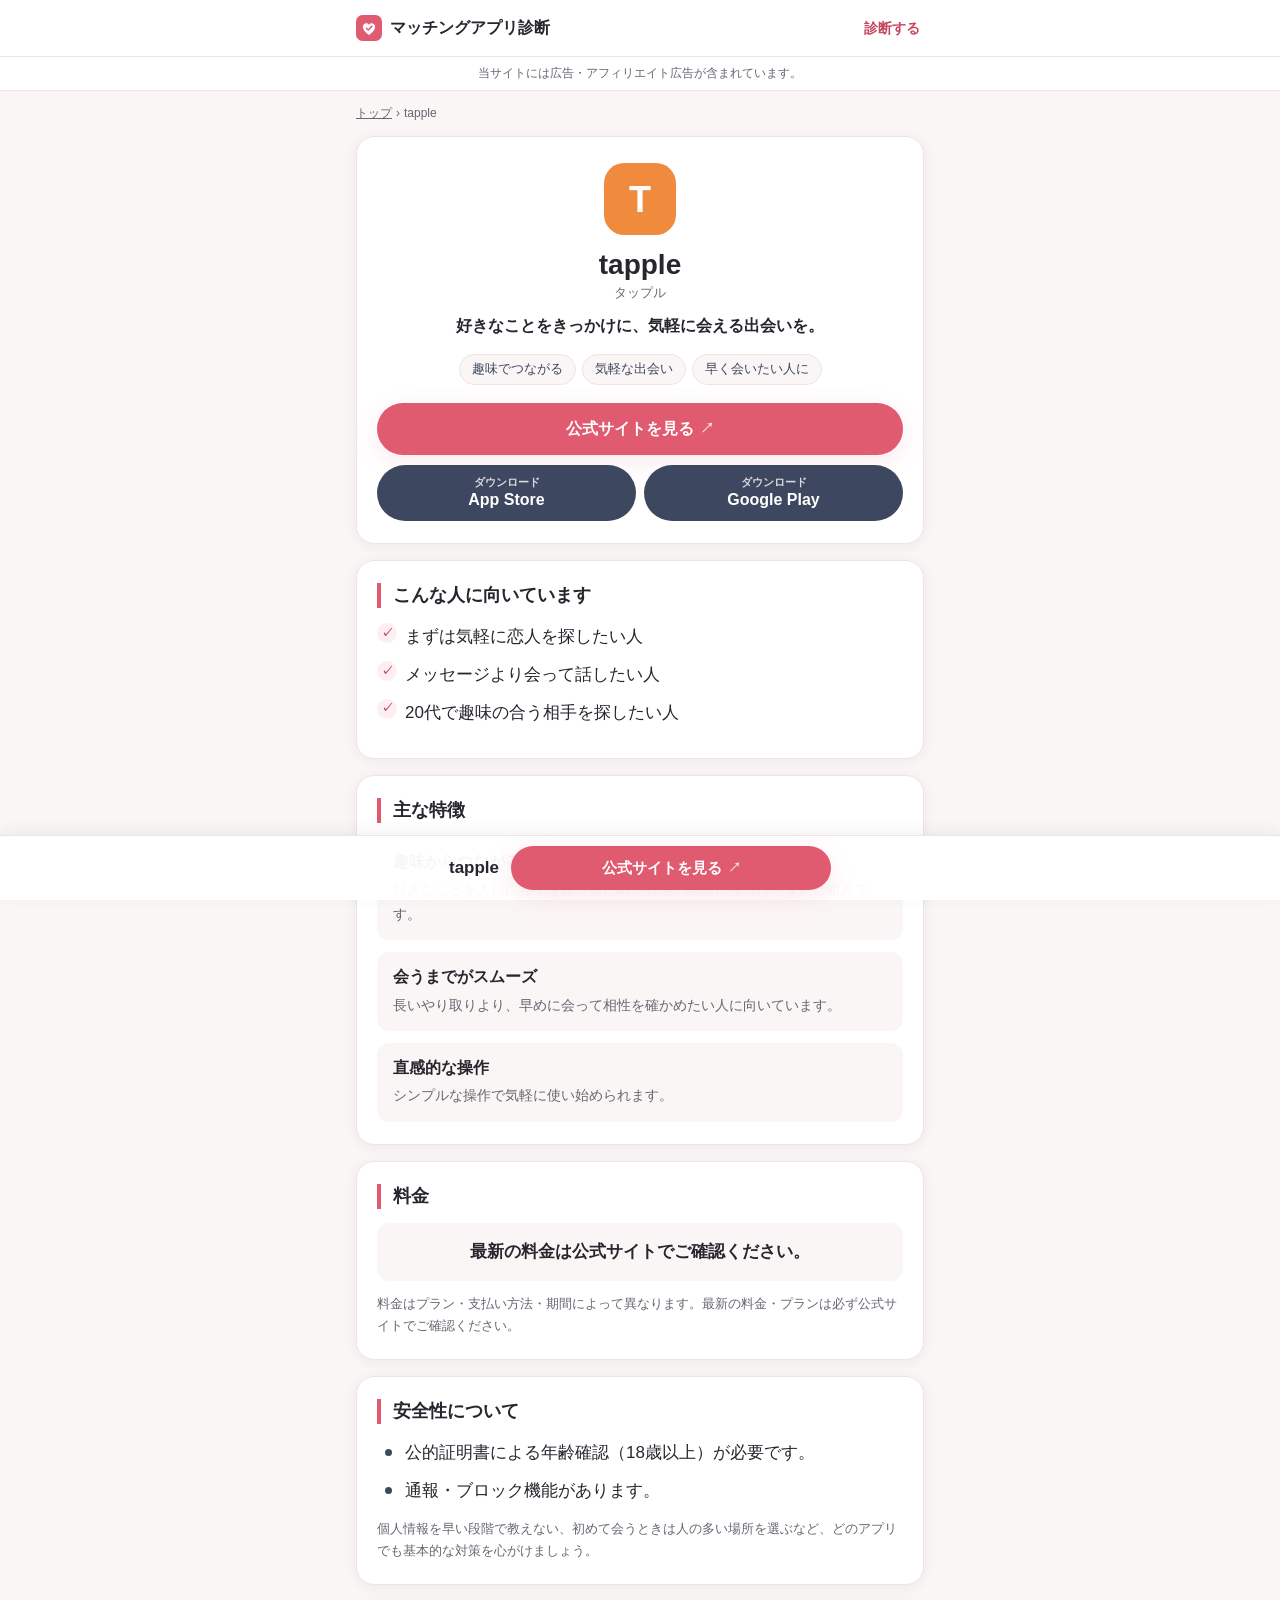
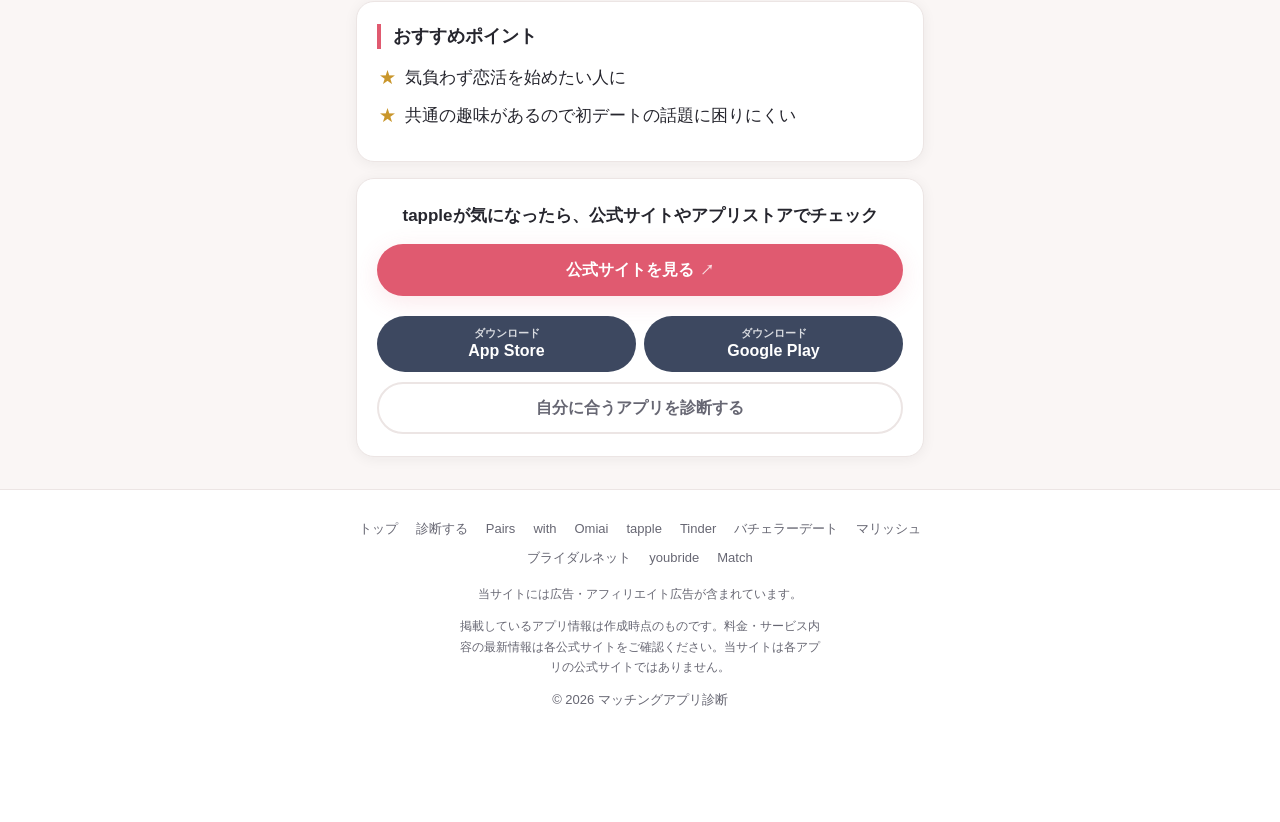
<file: apps/tapple.html>
<!DOCTYPE html>
<html lang="ja">
<head>
  <meta charset="UTF-8">
  <meta name="viewport" content="width=device-width, initial-scale=1, viewport-fit=cover">
  <title>tapple（タップル）の特徴・料金・向いている人｜マッチングアプリ診断</title>
  <meta name="description" content="趣味をきっかけに気軽に出会えるtapple（タップル）。どんな人に向いているか、主な特徴、料金、安全性、おすすめポイントをわかりやすく紹介します。">
  <link rel="canonical" href="https://matchapp-shindan.github.io/apps/tapple.html">
  <meta name="theme-color" content="#e05a70">
  <meta property="og:type" content="article">
  <meta property="og:site_name" content="マッチングアプリ診断">
  <meta property="og:title" content="tapple（タップル）の特徴・料金・向いている人">
  <meta property="og:description" content="趣味をきっかけに気軽に出会えるtapple（タップル）。どんな人に向いているか、主な特徴、料金、安全性、おすすめポイントをわかりやすく紹介します。">
  <meta property="og:url" content="https://matchapp-shindan.github.io/apps/tapple.html">
  <meta property="og:image" content="https://matchapp-shindan.github.io/images/ogp.png">
  <meta property="og:locale" content="ja_JP">
  <meta name="twitter:card" content="summary_large_image">
  <link rel="icon" href="../images/favicon.svg" type="image/svg+xml">
  <link rel="apple-touch-icon" href="../images/apple-touch-icon.png">
  <link rel="stylesheet" href="../css/style.css">
  <script src="../js/config.js" defer></script>
  <script src="../js/affiliate.js" defer></script>
  <script src="../js/apps.js" defer></script>
  <script src="../js/common.js" defer></script>
  <script src="../js/page-app.js" defer></script>
</head>
<!-- data-app-id を js/apps.js の id に合わせるだけで別アプリのページになります -->
<body data-root="../" data-app-id="tapple" class="has-sticky">
  <header class="site-header">
    <div class="container site-header__inner">
      <a class="logo" href="../index.html"><img src="../images/favicon.svg" alt="" width="26" height="26">マッチングアプリ診断</a>
      <a class="header-link" href="../shindan.html?new=1" data-cta="start" data-position="header">診断する</a>
    </div>
  </header>
  <p class="ad-disclosure" data-ad-disclosure>当サイトには広告・アフィリエイト広告が含まれています。</p>

  <main>
    <div class="container">
      <nav class="breadcrumb" aria-label="パンくずリスト">
        <ol>
          <li><a href="../index.html">トップ</a></li>
          <li aria-current="page">tapple</li>
        </ol>
      </nav>
      <div id="app-detail">
        <noscript><p class="notice">このページを表示するにはJavaScriptを有効にしてください。</p></noscript>
      </div>
    </div>
  </main>

  <div class="sticky-cta" id="sticky-cta" hidden></div>

  <footer class="site-footer">
    <div class="container">
      <nav aria-label="フッター">
        <a href="../index.html">トップ</a>
        <a href="../shindan.html?new=1">診断する</a>
        <a href="pairs.html">Pairs</a>
        <a href="with.html">with</a>
        <a href="omiai.html">Omiai</a>
        <a href="tapple.html">tapple</a>
        <a href="tinder.html">Tinder</a>
        <a href="bachelor.html">バチェラーデート</a>
        <a href="marrish.html">マリッシュ</a>
        <a href="bridalnet.html">ブライダルネット</a>
        <a href="youbride.html">youbride</a>
        <a href="match.html">Match</a>
      </nav>
      <p class="footer-note" data-ad-disclosure>当サイトには広告・アフィリエイト広告が含まれています。</p>
      <p class="footer-note">掲載しているアプリ情報は作成時点のものです。料金・サービス内容の最新情報は各公式サイトをご確認ください。当サイトは各アプリの公式サイトではありません。</p>
      <p>&copy; <span data-year>2026</span> マッチングアプリ診断</p>
    </div>
  </footer>
</body>
</html>
</file>
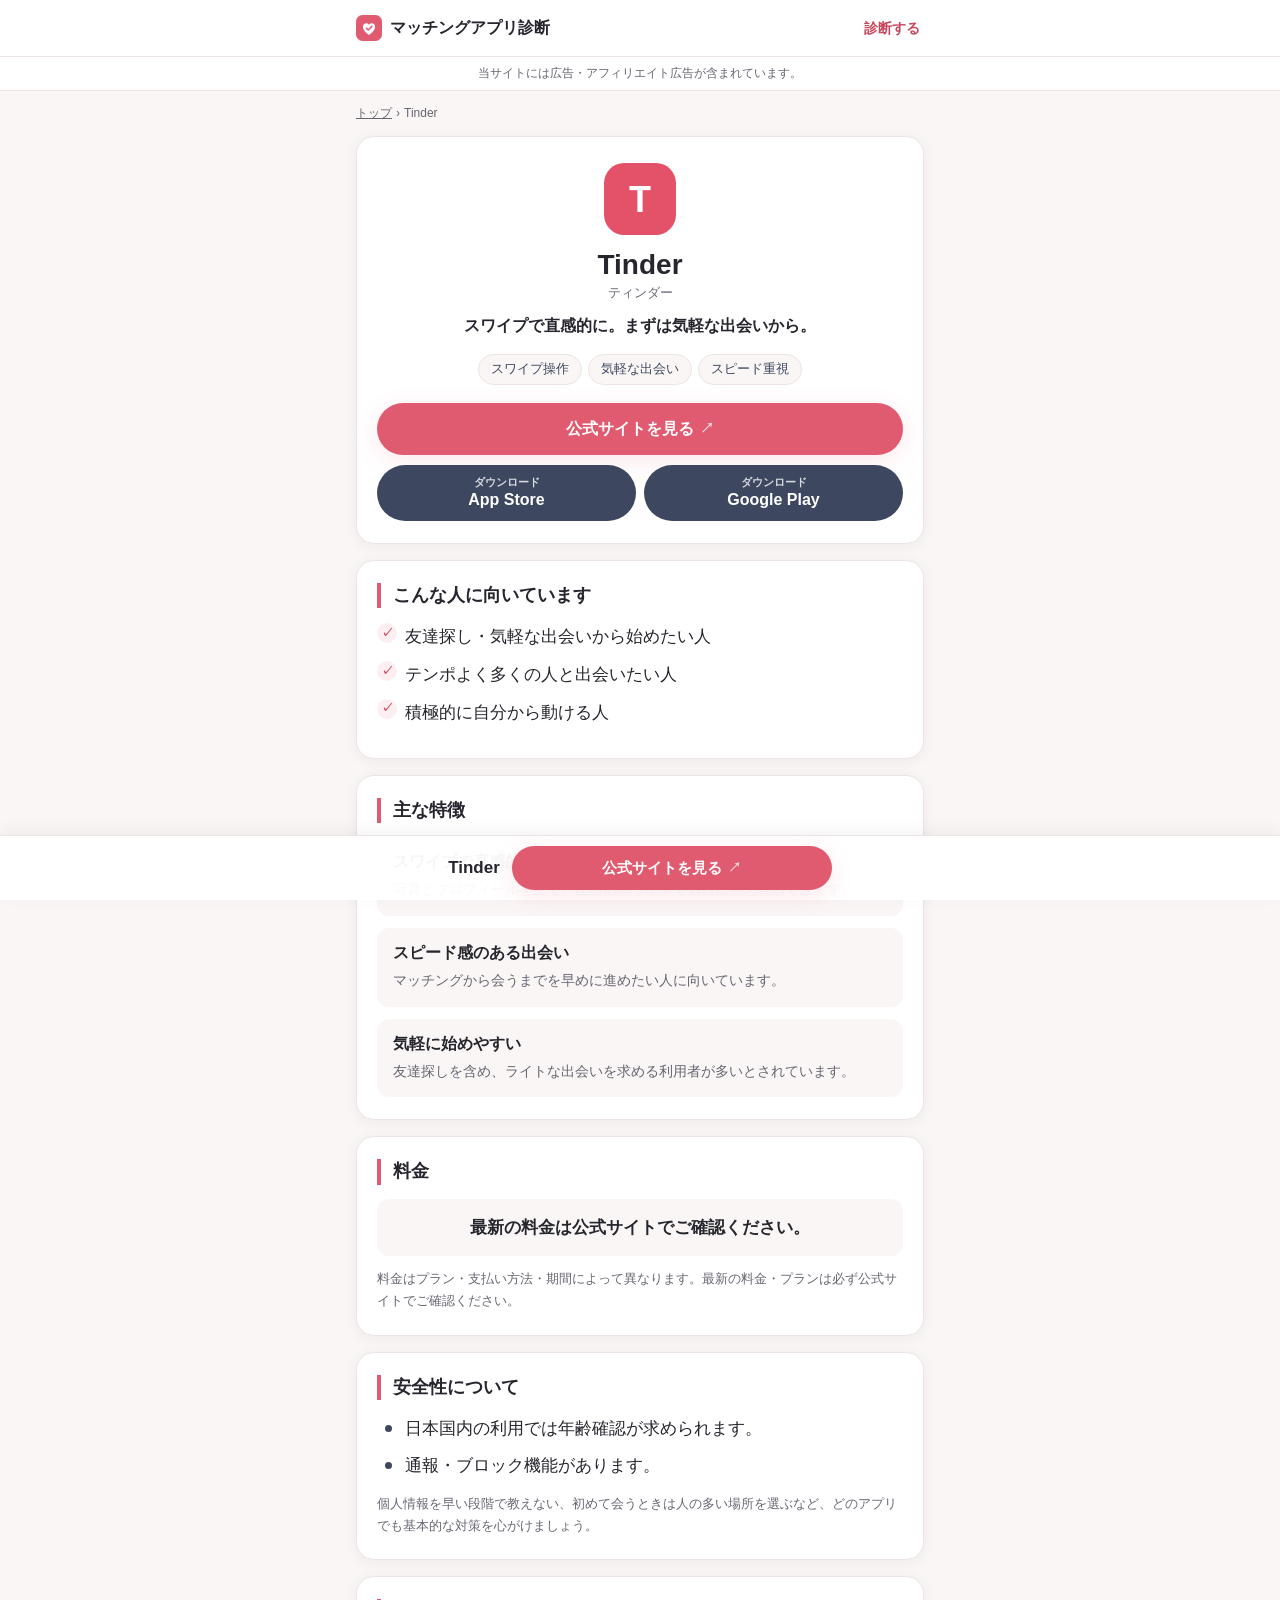
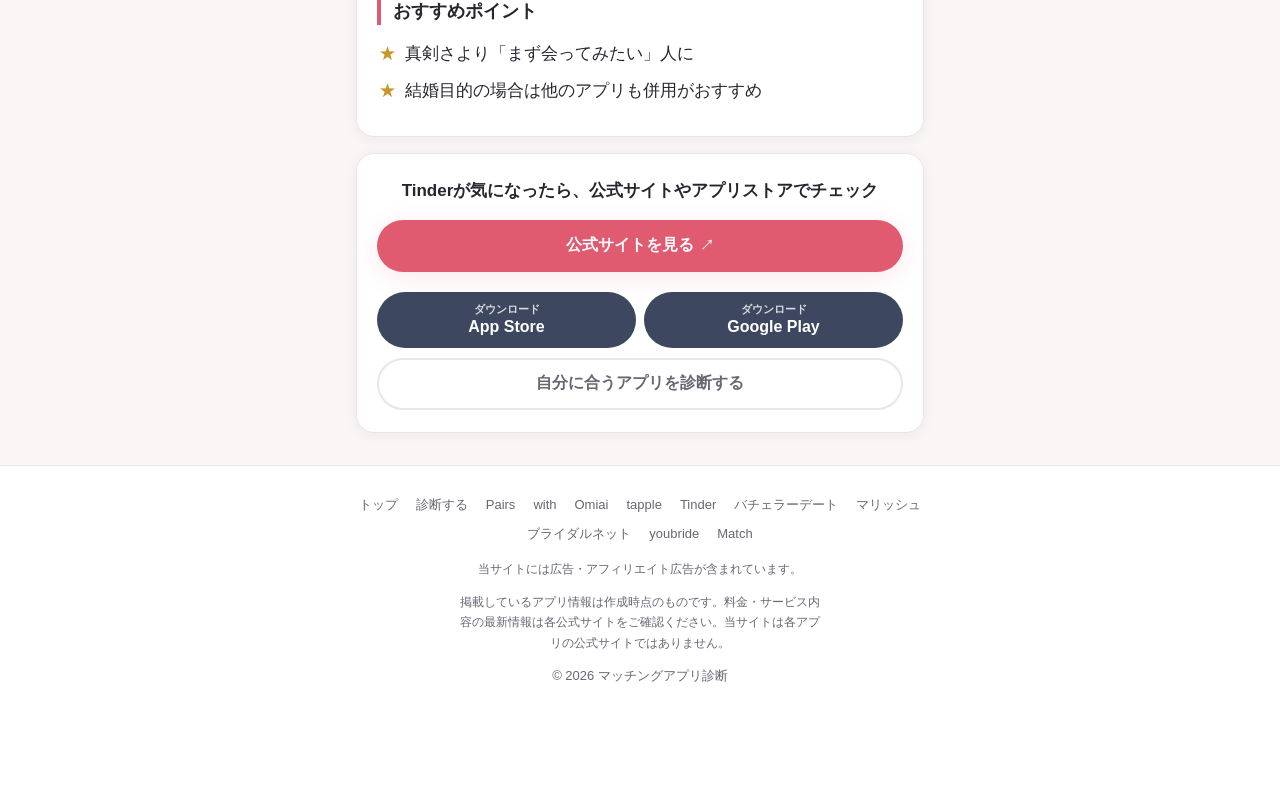
<file: apps/tinder.html>
<!DOCTYPE html>
<html lang="ja">
<head>
  <meta charset="UTF-8">
  <meta name="viewport" content="width=device-width, initial-scale=1, viewport-fit=cover">
  <title>Tinder（ティンダー）の特徴・料金・向いている人｜マッチングアプリ診断</title>
  <meta name="description" content="スワイプで直感的に使えるTinder（ティンダー）。どんな人に向いているか、主な特徴、料金、安全性、おすすめポイントをわかりやすく紹介します。">
  <link rel="canonical" href="https://matchapp-shindan.github.io/apps/tinder.html">
  <meta name="theme-color" content="#e05a70">
  <meta property="og:type" content="article">
  <meta property="og:site_name" content="マッチングアプリ診断">
  <meta property="og:title" content="Tinder（ティンダー）の特徴・料金・向いている人">
  <meta property="og:description" content="スワイプで直感的に使えるTinder（ティンダー）。どんな人に向いているか、主な特徴、料金、安全性、おすすめポイントをわかりやすく紹介します。">
  <meta property="og:url" content="https://matchapp-shindan.github.io/apps/tinder.html">
  <meta property="og:image" content="https://matchapp-shindan.github.io/images/ogp.png">
  <meta property="og:locale" content="ja_JP">
  <meta name="twitter:card" content="summary_large_image">
  <link rel="icon" href="../images/favicon.svg" type="image/svg+xml">
  <link rel="apple-touch-icon" href="../images/apple-touch-icon.png">
  <link rel="stylesheet" href="../css/style.css">
  <script src="../js/config.js" defer></script>
  <script src="../js/affiliate.js" defer></script>
  <script src="../js/apps.js" defer></script>
  <script src="../js/common.js" defer></script>
  <script src="../js/page-app.js" defer></script>
</head>
<!-- data-app-id を js/apps.js の id に合わせるだけで別アプリのページになります -->
<body data-root="../" data-app-id="tinder" class="has-sticky">
  <header class="site-header">
    <div class="container site-header__inner">
      <a class="logo" href="../index.html"><img src="../images/favicon.svg" alt="" width="26" height="26">マッチングアプリ診断</a>
      <a class="header-link" href="../shindan.html?new=1" data-cta="start" data-position="header">診断する</a>
    </div>
  </header>
  <p class="ad-disclosure" data-ad-disclosure>当サイトには広告・アフィリエイト広告が含まれています。</p>

  <main>
    <div class="container">
      <nav class="breadcrumb" aria-label="パンくずリスト">
        <ol>
          <li><a href="../index.html">トップ</a></li>
          <li aria-current="page">Tinder</li>
        </ol>
      </nav>
      <div id="app-detail">
        <noscript><p class="notice">このページを表示するにはJavaScriptを有効にしてください。</p></noscript>
      </div>
    </div>
  </main>

  <div class="sticky-cta" id="sticky-cta" hidden></div>

  <footer class="site-footer">
    <div class="container">
      <nav aria-label="フッター">
        <a href="../index.html">トップ</a>
        <a href="../shindan.html?new=1">診断する</a>
        <a href="pairs.html">Pairs</a>
        <a href="with.html">with</a>
        <a href="omiai.html">Omiai</a>
        <a href="tapple.html">tapple</a>
        <a href="tinder.html">Tinder</a>
        <a href="bachelor.html">バチェラーデート</a>
        <a href="marrish.html">マリッシュ</a>
        <a href="bridalnet.html">ブライダルネット</a>
        <a href="youbride.html">youbride</a>
        <a href="match.html">Match</a>
      </nav>
      <p class="footer-note" data-ad-disclosure>当サイトには広告・アフィリエイト広告が含まれています。</p>
      <p class="footer-note">掲載しているアプリ情報は作成時点のものです。料金・サービス内容の最新情報は各公式サイトをご確認ください。当サイトは各アプリの公式サイトではありません。</p>
      <p>&copy; <span data-year>2026</span> マッチングアプリ診断</p>
    </div>
  </footer>
</body>
</html>
</file>
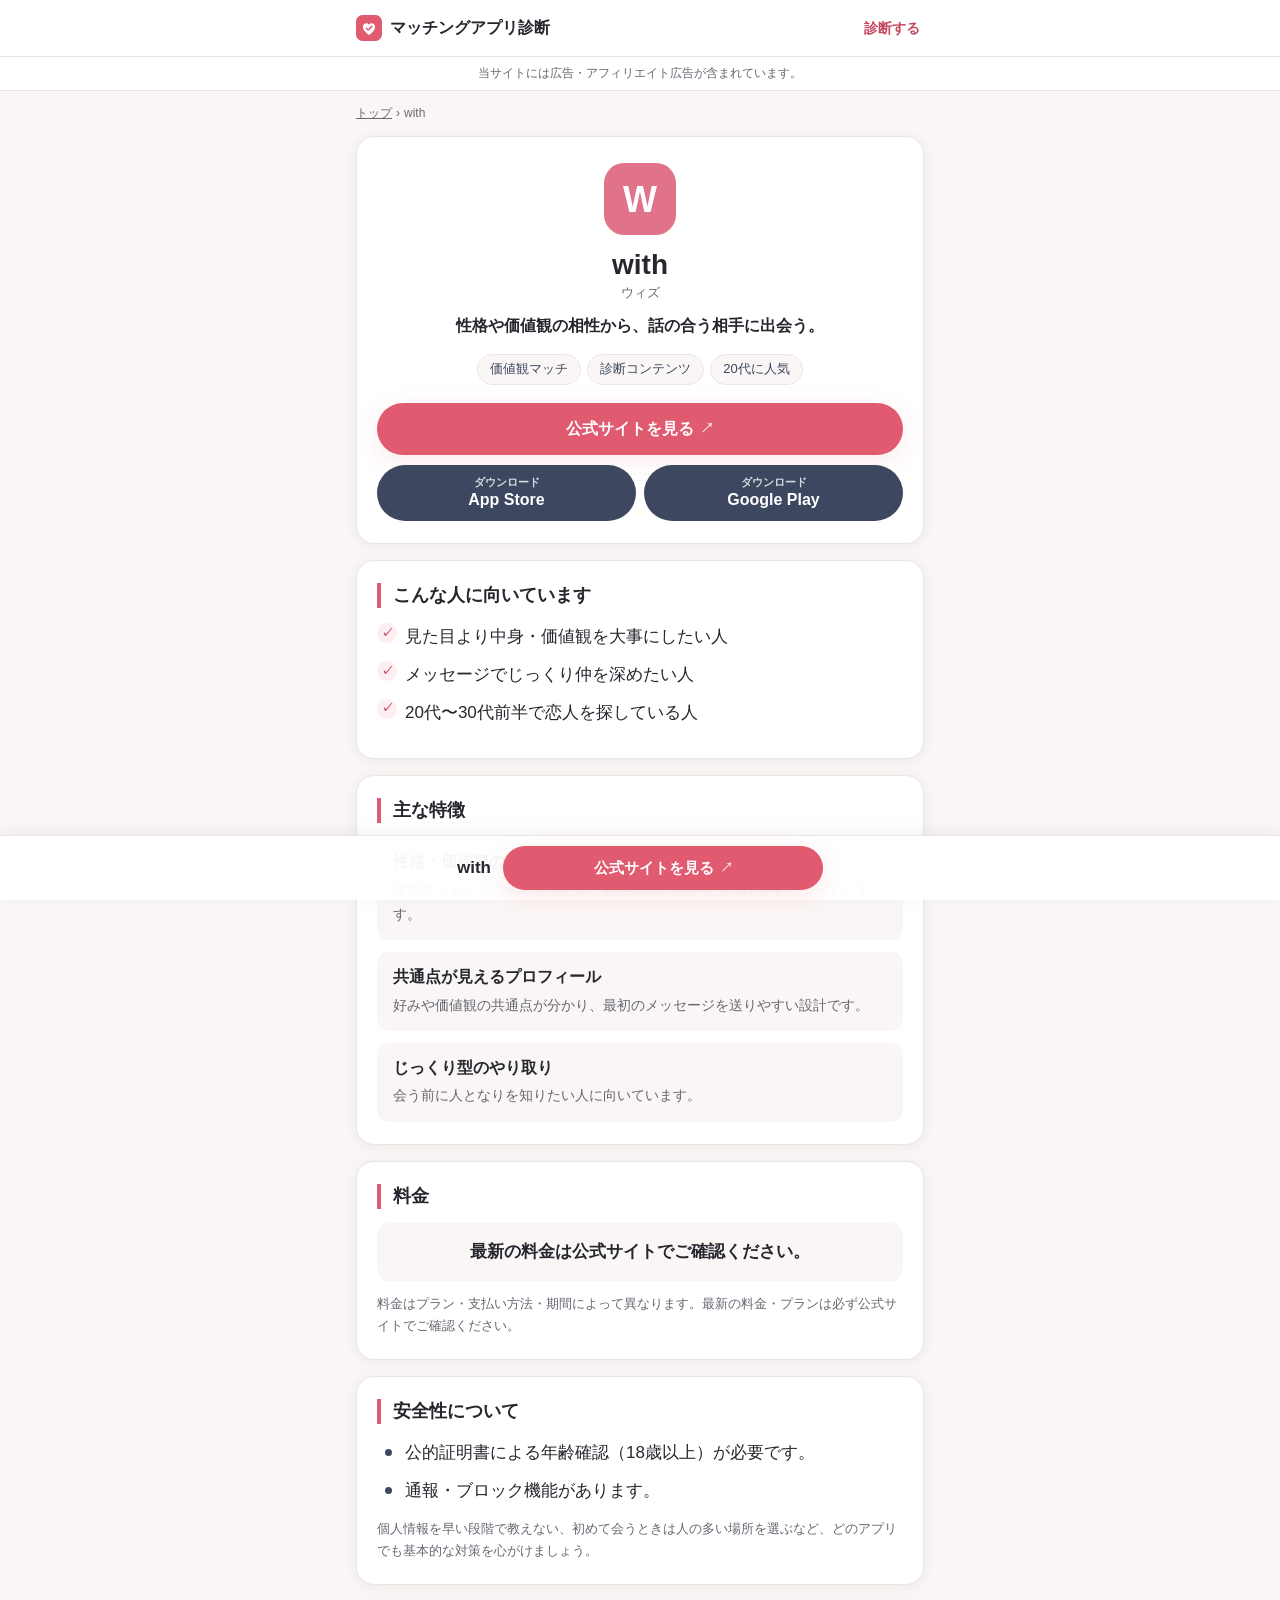
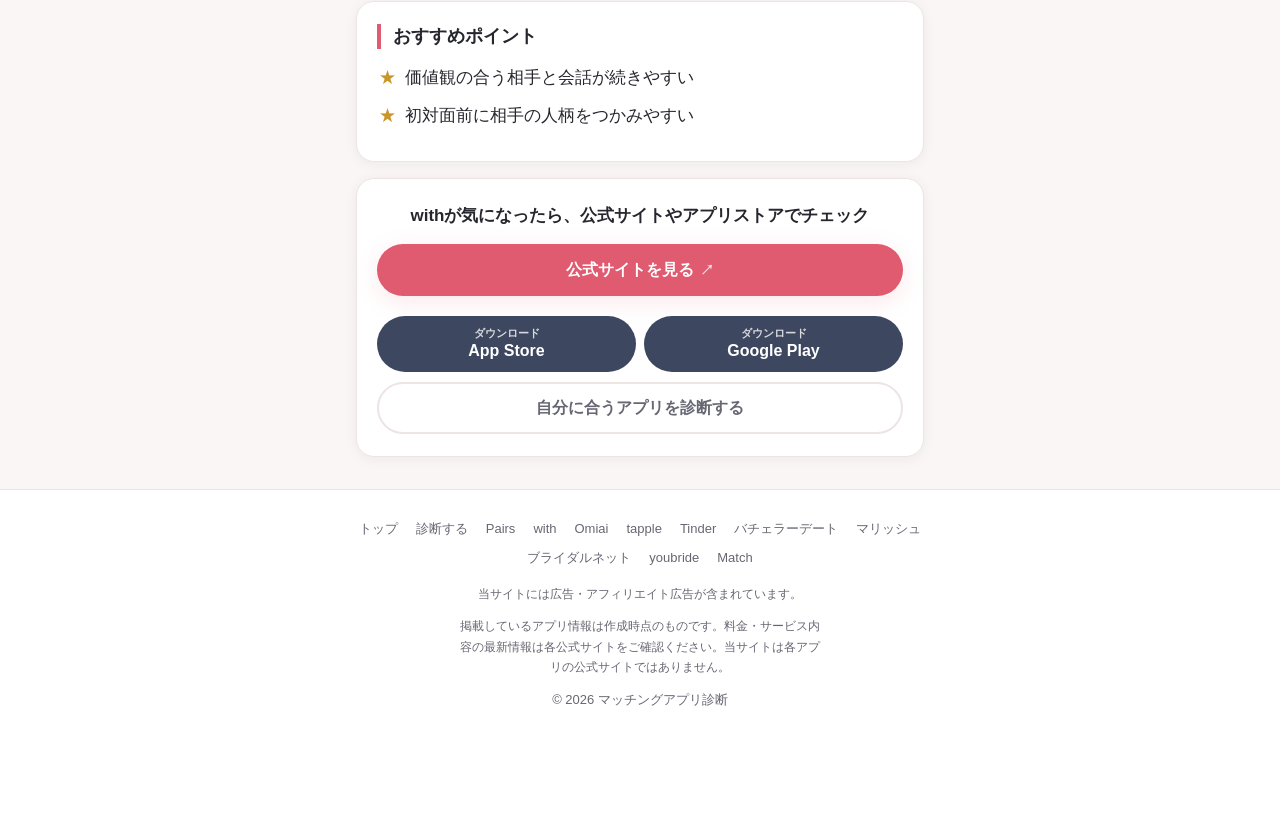
<file: apps/with.html>
<!DOCTYPE html>
<html lang="ja">
<head>
  <meta charset="UTF-8">
  <meta name="viewport" content="width=device-width, initial-scale=1, viewport-fit=cover">
  <title>with（ウィズ）の特徴・料金・向いている人｜マッチングアプリ診断</title>
  <meta name="description" content="性格や価値観の相性から相手を探せるwith（ウィズ）。どんな人に向いているか、主な特徴、料金、安全性、おすすめポイントをわかりやすく紹介します。">
  <link rel="canonical" href="https://matchapp-shindan.github.io/apps/with.html">
  <meta name="theme-color" content="#e05a70">
  <meta property="og:type" content="article">
  <meta property="og:site_name" content="マッチングアプリ診断">
  <meta property="og:title" content="with（ウィズ）の特徴・料金・向いている人">
  <meta property="og:description" content="性格や価値観の相性から相手を探せるwith（ウィズ）。どんな人に向いているか、主な特徴、料金、安全性、おすすめポイントをわかりやすく紹介します。">
  <meta property="og:url" content="https://matchapp-shindan.github.io/apps/with.html">
  <meta property="og:image" content="https://matchapp-shindan.github.io/images/ogp.png">
  <meta property="og:locale" content="ja_JP">
  <meta name="twitter:card" content="summary_large_image">
  <link rel="icon" href="../images/favicon.svg" type="image/svg+xml">
  <link rel="apple-touch-icon" href="../images/apple-touch-icon.png">
  <link rel="stylesheet" href="../css/style.css">
  <script src="../js/config.js" defer></script>
  <script src="../js/affiliate.js" defer></script>
  <script src="../js/apps.js" defer></script>
  <script src="../js/common.js" defer></script>
  <script src="../js/page-app.js" defer></script>
</head>
<!-- data-app-id を js/apps.js の id に合わせるだけで別アプリのページになります -->
<body data-root="../" data-app-id="with" class="has-sticky">
  <header class="site-header">
    <div class="container site-header__inner">
      <a class="logo" href="../index.html"><img src="../images/favicon.svg" alt="" width="26" height="26">マッチングアプリ診断</a>
      <a class="header-link" href="../shindan.html?new=1" data-cta="start" data-position="header">診断する</a>
    </div>
  </header>
  <p class="ad-disclosure" data-ad-disclosure>当サイトには広告・アフィリエイト広告が含まれています。</p>

  <main>
    <div class="container">
      <nav class="breadcrumb" aria-label="パンくずリスト">
        <ol>
          <li><a href="../index.html">トップ</a></li>
          <li aria-current="page">with</li>
        </ol>
      </nav>
      <div id="app-detail">
        <noscript><p class="notice">このページを表示するにはJavaScriptを有効にしてください。</p></noscript>
      </div>
    </div>
  </main>

  <div class="sticky-cta" id="sticky-cta" hidden></div>

  <footer class="site-footer">
    <div class="container">
      <nav aria-label="フッター">
        <a href="../index.html">トップ</a>
        <a href="../shindan.html?new=1">診断する</a>
        <a href="pairs.html">Pairs</a>
        <a href="with.html">with</a>
        <a href="omiai.html">Omiai</a>
        <a href="tapple.html">tapple</a>
        <a href="tinder.html">Tinder</a>
        <a href="bachelor.html">バチェラーデート</a>
        <a href="marrish.html">マリッシュ</a>
        <a href="bridalnet.html">ブライダルネット</a>
        <a href="youbride.html">youbride</a>
        <a href="match.html">Match</a>
      </nav>
      <p class="footer-note" data-ad-disclosure>当サイトには広告・アフィリエイト広告が含まれています。</p>
      <p class="footer-note">掲載しているアプリ情報は作成時点のものです。料金・サービス内容の最新情報は各公式サイトをご確認ください。当サイトは各アプリの公式サイトではありません。</p>
      <p>&copy; <span data-year>2026</span> マッチングアプリ診断</p>
    </div>
  </footer>
</body>
</html>
</file>
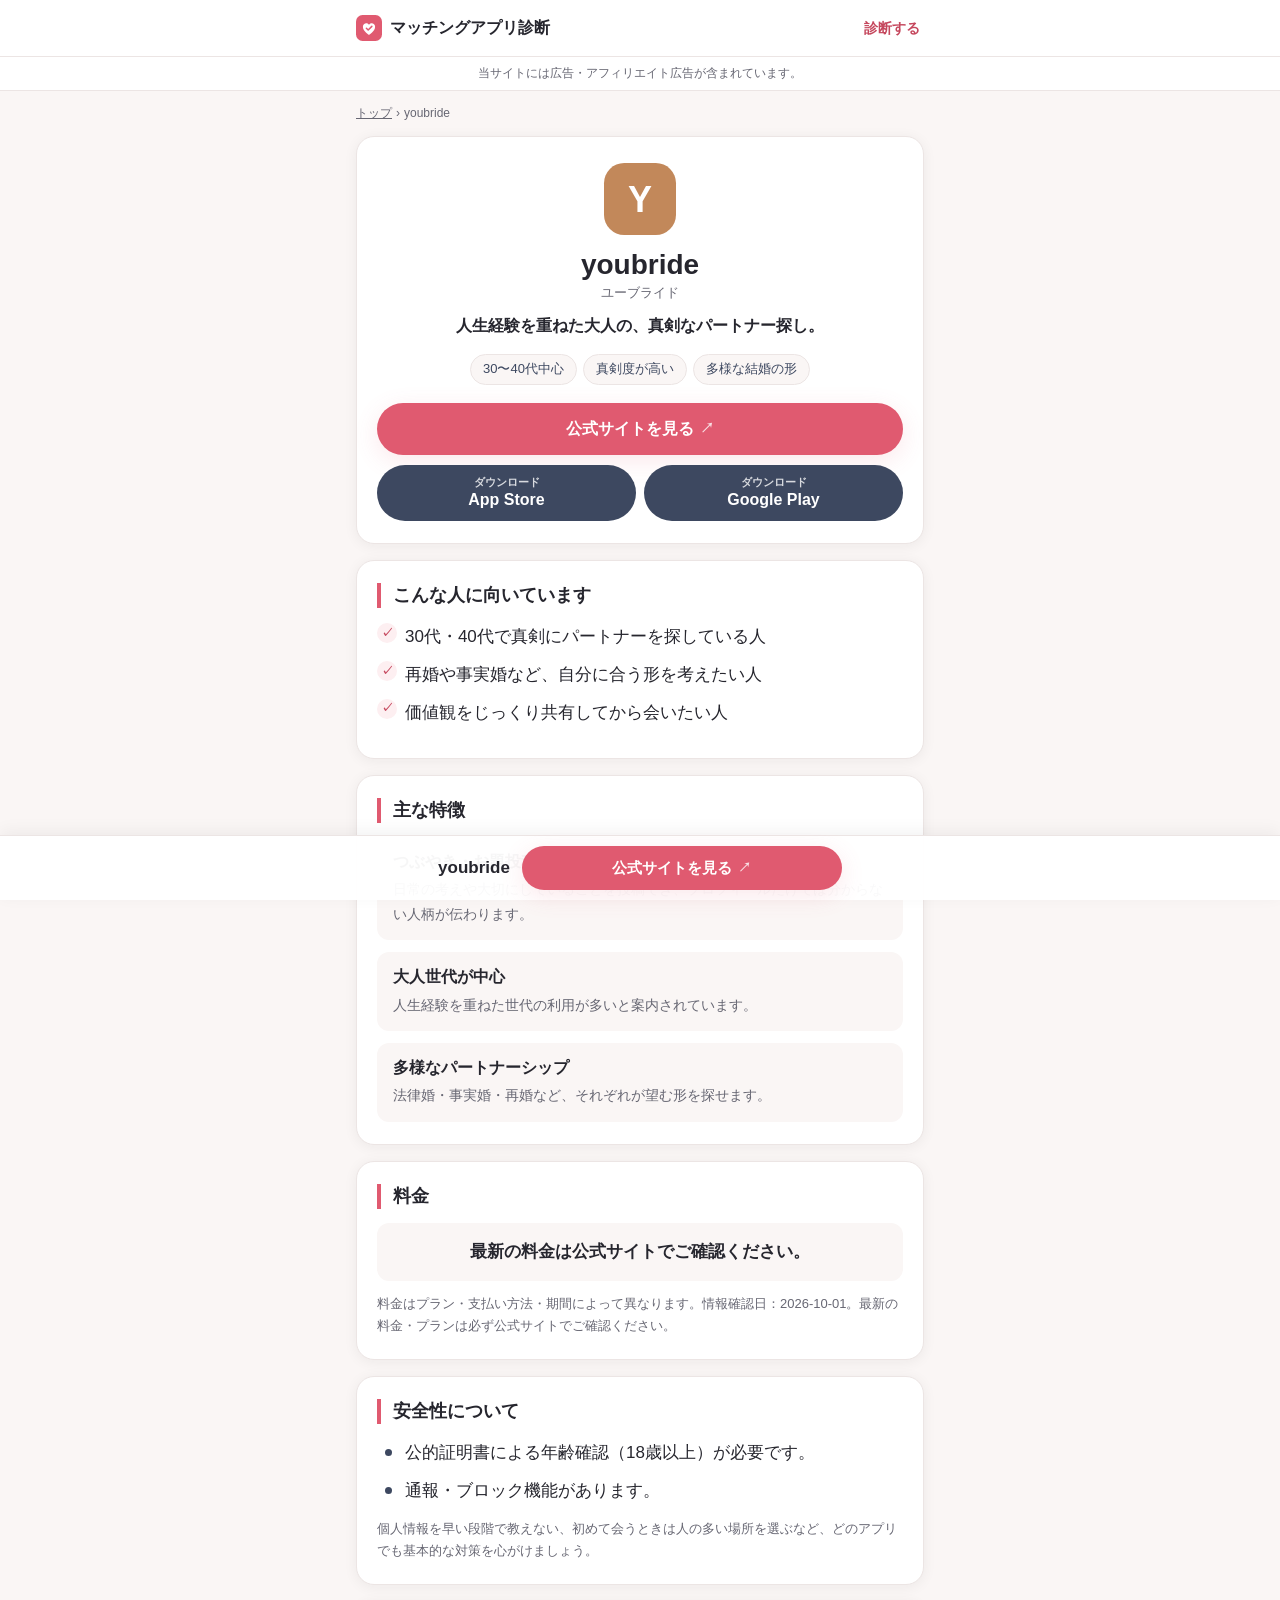
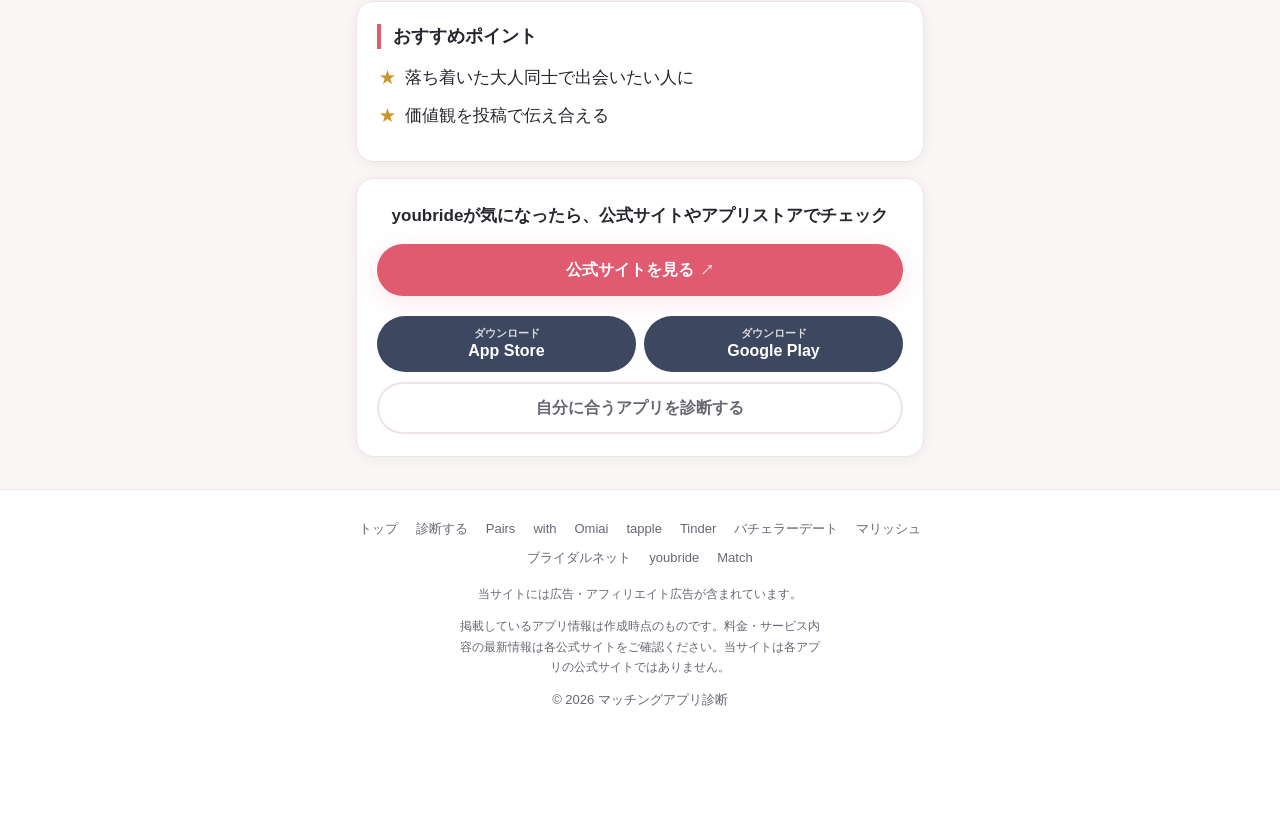
<file: apps/youbride.html>
<!DOCTYPE html>
<html lang="ja">
<head>
  <meta charset="UTF-8">
  <meta name="viewport" content="width=device-width, initial-scale=1, viewport-fit=cover">
  <title>youbride（ユーブライド）の特徴・料金・向いている人｜マッチングアプリ診断</title>
  <meta name="description" content="30代・40代を中心に真剣なパートナー探しができるyoubride（ユーブライド）。どんな人に向いているか、主な特徴、料金、安全性、おすすめポイントを紹介します。">
  <link rel="canonical" href="https://matchapp-shindan.github.io/apps/youbride.html">
  <meta name="theme-color" content="#e05a70">
  <meta property="og:type" content="article">
  <meta property="og:site_name" content="マッチングアプリ診断">
  <meta property="og:title" content="youbride（ユーブライド）の特徴・料金・向いている人">
  <meta property="og:description" content="30代・40代を中心に真剣なパートナー探しができるyoubride（ユーブライド）。どんな人に向いているか、主な特徴、料金、安全性、おすすめポイントを紹介します。">
  <meta property="og:url" content="https://matchapp-shindan.github.io/apps/youbride.html">
  <meta property="og:image" content="https://matchapp-shindan.github.io/images/ogp.png">
  <meta property="og:locale" content="ja_JP">
  <meta name="twitter:card" content="summary_large_image">
  <link rel="icon" href="../images/favicon.svg" type="image/svg+xml">
  <link rel="apple-touch-icon" href="../images/apple-touch-icon.png">
  <link rel="stylesheet" href="../css/style.css">
  <script src="../js/config.js" defer></script>
  <script src="../js/affiliate.js" defer></script>
  <script src="../js/apps.js" defer></script>
  <script src="../js/common.js" defer></script>
  <script src="../js/page-app.js" defer></script>
</head>
<!-- data-app-id を js/apps.js の id に合わせるだけで別アプリのページになります -->
<body data-root="../" data-app-id="youbride" class="has-sticky">
  <header class="site-header">
    <div class="container site-header__inner">
      <a class="logo" href="../index.html"><img src="../images/favicon.svg" alt="" width="26" height="26">マッチングアプリ診断</a>
      <a class="header-link" href="../shindan.html?new=1" data-cta="start" data-position="header">診断する</a>
    </div>
  </header>
  <p class="ad-disclosure" data-ad-disclosure>当サイトには広告・アフィリエイト広告が含まれています。</p>

  <main>
    <div class="container">
      <nav class="breadcrumb" aria-label="パンくずリスト">
        <ol>
          <li><a href="../index.html">トップ</a></li>
          <li aria-current="page">youbride</li>
        </ol>
      </nav>
      <div id="app-detail">
        <noscript><p class="notice">このページを表示するにはJavaScriptを有効にしてください。</p></noscript>
      </div>
    </div>
  </main>

  <div class="sticky-cta" id="sticky-cta" hidden></div>

  <footer class="site-footer">
    <div class="container">
      <nav aria-label="フッター">
        <a href="../index.html">トップ</a>
        <a href="../shindan.html?new=1">診断する</a>
        <a href="pairs.html">Pairs</a>
        <a href="with.html">with</a>
        <a href="omiai.html">Omiai</a>
        <a href="tapple.html">tapple</a>
        <a href="tinder.html">Tinder</a>
        <a href="bachelor.html">バチェラーデート</a>
        <a href="marrish.html">マリッシュ</a>
        <a href="bridalnet.html">ブライダルネット</a>
        <a href="youbride.html">youbride</a>
        <a href="match.html">Match</a>
      </nav>
      <p class="footer-note" data-ad-disclosure>当サイトには広告・アフィリエイト広告が含まれています。</p>
      <p class="footer-note">掲載しているアプリ情報は作成時点のものです。料金・サービス内容の最新情報は各公式サイトをご確認ください。当サイトは各アプリの公式サイトではありません。</p>
      <p>&copy; <span data-year>2026</span> マッチングアプリ診断</p>
    </div>
  </footer>
</body>
</html>
</file>
<file: css/style.css>
/* =========================================================
   マッチングアプリ診断 - style.css
   スマホファースト / 白ベース / カードUI
   ========================================================= */

:root {
  --c-bg: #ffffff;
  --c-bg-soft: #faf6f5;
  --c-text: #26262e;
  --c-sub: #676773;
  --c-line: #ece5e4;
  --c-accent: #e05a70;
  --c-accent-dark: #c5475d;
  --c-accent-soft: #fdeff1;
  --c-navy: #3d4860;
  --c-gold: #c9962b;
  --c-silver: #8a93a3;
  --c-bronze: #b0754a;
  --radius: 18px;
  --radius-sm: 12px;
  --shadow: 0 2px 14px rgba(40, 30, 35, 0.06);
  --shadow-strong: 0 6px 24px rgba(224, 90, 112, 0.14);
  --maxw: 600px;
  --font: -apple-system, BlinkMacSystemFont, "Hiragino Sans", "Hiragino Kaku Gothic ProN",
    "Noto Sans JP", "Yu Gothic UI", "Yu Gothic", Meiryo, sans-serif;
}

*, *::before, *::after { box-sizing: border-box; }
html { -webkit-text-size-adjust: 100%; text-size-adjust: 100%; }
body {
  margin: 0;
  font-family: var(--font);
  font-size: 16px;
  line-height: 1.75;
  color: var(--c-text);
  background: var(--c-bg-soft);
  -webkit-font-smoothing: antialiased;
  overflow-wrap: anywhere;
}
img, svg { max-width: 100%; }
a { color: var(--c-accent-dark); }
h1, h2, h3 { line-height: 1.4; margin: 0; }
p { margin: 0; }
ul, ol { margin: 0; padding: 0; list-style: none; }
[hidden] { display: none !important; }
:focus-visible { outline: 3px solid rgba(224, 90, 112, 0.45); outline-offset: 2px; }
.muted { color: var(--c-sub); }
.visually-hidden {
  position: absolute !important; width: 1px; height: 1px; overflow: hidden;
  clip: rect(0 0 0 0); white-space: nowrap;
}

/* ---------- レイアウト ---------- */
.container { width: 100%; max-width: var(--maxw); margin: 0 auto; padding: 0 16px; }
main { padding-bottom: 32px; }

.site-header { background: var(--c-bg); border-bottom: 1px solid var(--c-line); }
.site-header__inner {
  display: flex; align-items: center; justify-content: space-between;
  height: 56px;
}
.logo {
  display: inline-flex; align-items: center; gap: 8px;
  font-weight: 700; font-size: 16px; color: var(--c-text); text-decoration: none;
}
.logo img { width: 26px; height: 26px; }
.header-link {
  font-size: 14px; font-weight: 700; color: var(--c-accent-dark); text-decoration: none;
  padding: 8px 4px;
}

.ad-disclosure {
  font-size: 12px; color: var(--c-sub); text-align: center;
  padding: 6px 16px; background: var(--c-bg); border-bottom: 1px solid var(--c-line);
}

.site-footer {
  background: var(--c-bg); border-top: 1px solid var(--c-line);
  padding: 28px 0 40px; font-size: 13px; color: var(--c-sub); text-align: center;
}
.site-footer nav { display: flex; flex-wrap: wrap; justify-content: center; gap: 6px 18px; margin-bottom: 14px; }
.site-footer nav a { color: var(--c-sub); text-decoration: none; }
.site-footer .footer-note { margin: 0 auto 12px; max-width: 30em; font-size: 12px; line-height: 1.7; }
body.has-sticky .site-footer { padding-bottom: 110px; }

/* ---------- ボタン ---------- */
.btn {
  display: inline-flex; align-items: center; justify-content: center; gap: 6px;
  min-height: 52px; padding: 12px 24px;
  border-radius: 999px; border: 2px solid transparent;
  font-family: inherit; font-size: 16px; font-weight: 700; line-height: 1.3;
  text-decoration: none; text-align: center; cursor: pointer;
  transition: background-color .15s, transform .1s, box-shadow .15s;
  -webkit-tap-highlight-color: transparent;
}
.btn:active { transform: scale(0.98); }
.btn--block { display: flex; width: 100%; }
.btn--primary { background: var(--c-accent); color: #fff; box-shadow: var(--shadow-strong); }
.btn--primary:hover { background: var(--c-accent-dark); }
.btn--outline { background: #fff; color: var(--c-accent-dark); border-color: var(--c-accent); }
.btn--outline:hover { background: var(--c-accent-soft); }
.btn--ghost { background: transparent; color: var(--c-sub); border-color: var(--c-line); }
.btn--ghost:hover { background: #fff; }
.btn--lg { min-height: 60px; font-size: 18px; }
.btn--sm { min-height: 44px; padding: 8px 18px; font-size: 15px; width: auto; flex: 1; }
.btn .ext { font-size: 0.85em; opacity: 0.8; }

/* ---------- カード共通 ---------- */
.card {
  background: var(--c-bg); border-radius: var(--radius);
  box-shadow: var(--shadow); border: 1px solid var(--c-line);
}
.section-card { padding: 22px 20px; margin-top: 16px; }
.h-sec {
  font-size: 18px; margin-bottom: 14px; padding-left: 12px;
  border-left: 4px solid var(--c-accent);
}
.note { font-size: 13px; color: var(--c-sub); margin-top: 12px; line-height: 1.7; }
.notice { padding: 24px; text-align: center; }

.chips { display: flex; flex-wrap: wrap; gap: 6px; }
.chips li {
  font-size: 13px; padding: 3px 12px; border-radius: 999px;
  background: var(--c-bg-soft); border: 1px solid var(--c-line); color: var(--c-navy);
}
.chips--center { justify-content: center; }

.app-badge {
  display: inline-flex; align-items: center; justify-content: center; flex: none;
  border-radius: 28%; background: var(--app-color, var(--c-accent));
  color: #fff; font-weight: 800; letter-spacing: 0;
}
.app-badge--sm { width: 32px; height: 32px; font-size: 16px; }
.app-badge--md { width: 44px; height: 44px; font-size: 22px; }
.app-badge--lg { width: 72px; height: 72px; font-size: 36px; }

/* =========================================================
   トップページ
   ========================================================= */
.hero {
  background:
    radial-gradient(120% 80% at 50% 0%, #fff 0%, #fff 55%, var(--c-accent-soft) 100%);
  padding: 36px 0 32px; text-align: center; border-bottom: 1px solid var(--c-line);
}
.hero__eyebrow {
  display: inline-block; font-size: 13px; font-weight: 700; color: var(--c-accent-dark);
  background: var(--c-accent-soft); padding: 4px 14px; border-radius: 999px; margin-bottom: 16px;
}
.hero__title { font-size: 28px; font-weight: 800; letter-spacing: 0.02em; }
.hero__title em { font-style: normal; color: var(--c-accent); }
.hero__lead { margin: 14px auto 0; font-size: 16px; color: var(--c-sub); max-width: 22em; }
.hero__visual { margin: 24px auto 4px; width: 200px; }
.hero__cta { margin: 20px auto 0; max-width: 360px; }
.hero__time { margin-top: 12px; font-size: 14px; color: var(--c-sub); }
.hero__time strong { color: var(--c-text); }

.trust { display: flex; justify-content: center; gap: 8px; margin-top: 18px; flex-wrap: wrap; }
.trust li {
  display: inline-flex; align-items: center; gap: 4px;
  font-size: 13px; font-weight: 700; color: var(--c-navy);
  background: #fff; border: 1px solid var(--c-line); border-radius: 999px; padding: 5px 12px;
}
.trust li::before { content: "✓"; color: var(--c-accent); font-weight: 800; }

.section { padding: 36px 0 8px; }
.section__title { font-size: 21px; text-align: center; margin-bottom: 18px; }
.section__title small { display: block; font-size: 13px; color: var(--c-accent-dark); font-weight: 700; letter-spacing: 0.08em; }

.steps { display: grid; gap: 12px; counter-reset: step; }
.step { display: flex; gap: 14px; align-items: flex-start; padding: 18px; }
.step__num {
  flex: none; width: 36px; height: 36px; border-radius: 50%;
  background: var(--c-accent-soft); color: var(--c-accent-dark);
  font-weight: 800; display: flex; align-items: center; justify-content: center;
}
.step h3 { font-size: 16px; }
.step p { font-size: 14px; color: var(--c-sub); }

.app-grid { display: grid; grid-template-columns: 1fr; gap: 10px; }
.app-tile {
  display: flex; align-items: center; gap: 12px; padding: 14px 16px;
  text-decoration: none; color: inherit;
}
.app-tile__body { flex: 1; min-width: 0; }
.app-tile__name { font-weight: 800; font-size: 16px; }
.app-tile__catch { font-size: 13px; color: var(--c-sub); line-height: 1.5; }
.app-tile__arrow { color: var(--c-sub); font-size: 22px; }

.faq details { padding: 0; margin-bottom: 10px; }
.faq summary {
  cursor: pointer; list-style: none; padding: 16px 44px 16px 18px; font-weight: 700; position: relative;
}
.faq summary::-webkit-details-marker { display: none; }
.faq summary::after {
  content: "+"; position: absolute; right: 18px; top: 50%; transform: translateY(-50%);
  font-size: 22px; color: var(--c-accent);
}
.faq details[open] summary::after { content: "−"; }
.faq details p { padding: 0 18px 16px; font-size: 14px; color: var(--c-sub); }

.bottom-cta { padding: 28px 20px; text-align: center; margin-top: 28px; }
.bottom-cta p { font-weight: 700; margin-bottom: 14px; }

/* =========================================================
   診断ページ
   ========================================================= */
.quiz { padding-top: 16px; }
.progress-wrap { position: sticky; top: env(safe-area-inset-top, 0px); z-index: 5; background: var(--c-bg-soft); padding: 12px 0 10px; }
.progress__meta { display: flex; justify-content: space-between; align-items: baseline; font-size: 14px; font-weight: 700; margin-bottom: 8px; }
.progress__meta span:last-child { color: var(--c-sub); font-weight: 400; font-size: 13px; }
.progress { height: 10px; background: #efe7e6; border-radius: 999px; overflow: hidden; }
.progress__bar { height: 100%; width: 0; background: linear-gradient(90deg, #ee8a9a, var(--c-accent)); border-radius: 999px; transition: width .3s ease; }

.q-card { padding: 26px 18px 20px; margin-top: 8px; }
.q-card.is-enter { animation: fadeUp .25s ease both; }
@keyframes fadeUp { from { opacity: 0; transform: translateY(6px); } to { opacity: 1; transform: none; } }
@media (prefers-reduced-motion: reduce) {
  .q-card.is-enter { animation: none; }
  .progress__bar, .meter span { transition: none; }
}
.q-num { display: block; text-align: center; font-weight: 800; font-size: 15px; color: var(--c-accent); letter-spacing: 0.06em; }
.q-text { text-align: center; font-size: 21px; font-weight: 800; margin: 6px 0 22px; outline: none; }
.options { display: grid; gap: 10px; }
.option {
  width: 100%; min-height: 58px; padding: 14px 18px;
  background: #fff; border: 2px solid var(--c-line); border-radius: var(--radius-sm);
  font-family: inherit; font-size: 17px; font-weight: 700; color: var(--c-text);
  text-align: left; cursor: pointer; line-height: 1.45;
  display: flex; align-items: center; gap: 12px;
  -webkit-tap-highlight-color: transparent;
  transition: border-color .12s, background-color .12s;
}
.option::before {
  content: ""; flex: none; width: 22px; height: 22px; border-radius: 50%;
  border: 2px solid #d9cfce; background: #fff;
}
@media (hover: hover) { .option:hover { border-color: #f0b3bd; background: #fffafb; } }
.option[aria-pressed="true"] { border-color: var(--c-accent); background: var(--c-accent-soft); }
.option[aria-pressed="true"]::before { border-color: var(--c-accent); background: var(--c-accent); box-shadow: inset 0 0 0 4px #fff; }
.quiz__back { margin-top: 18px; }

/* =========================================================
   結果ページ
   ========================================================= */
.analyzing {
  min-height: 70vh; display: flex; flex-direction: column; align-items: center; justify-content: center;
  text-align: center; gap: 18px; padding: 40px 16px;
}
.analyzing p { font-weight: 700; font-size: 17px; }
.analyzing small { color: var(--c-sub); font-size: 13px; }
.spinner {
  width: 52px; height: 52px; border-radius: 50%;
  border: 5px solid var(--c-accent-soft); border-top-color: var(--c-accent);
  animation: spin .9s linear infinite;
}
@keyframes spin { to { transform: rotate(360deg); } }

.result-hero {
  text-align: center; padding: 26px 20px 24px; margin-top: 16px;
  background: linear-gradient(180deg, #fff 0%, var(--c-accent-soft) 100%);
}
.result-hero__label { font-size: 14px; color: var(--c-sub); font-weight: 700; }
.result-hero__type { font-size: 22px; font-weight: 800; margin: 4px 0 14px; color: var(--c-navy); }
.result-hero__top { font-size: 15px; }
.result-hero__top strong { font-size: 26px; color: var(--c-accent); display: block; line-height: 1.3; }

.result-heading { font-size: 19px; text-align: center; margin: 28px 0 4px; }
.result-heading + p { text-align: center; font-size: 13px; color: var(--c-sub); margin-bottom: 14px; }

.rank-list { display: grid; gap: 14px; }
.rank-card { background: #fff; border-radius: var(--radius); border: 1px solid var(--c-line); box-shadow: var(--shadow); padding: 18px 16px; }
.rank-card--first { border: 2px solid var(--c-accent); box-shadow: var(--shadow-strong); }
.rank-card__head { display: flex; align-items: center; gap: 10px; }
.rank-label {
  flex: none; width: 40px; height: 40px; border-radius: 50%;
  display: inline-flex; align-items: center; justify-content: center;
  color: #fff; font-weight: 800; font-size: 19px; line-height: 1;
}
.rank-label small { font-size: 11px; margin-left: 1px; }
.rank-label--1 { background: var(--c-gold); }
.rank-label--2 { background: var(--c-silver); }
.rank-label--3 { background: var(--c-bronze); }
.rank-card__name { flex: 1; min-width: 0; }
.rank-card__name h3 { font-size: 20px; }
.rank-card__name span { font-size: 12px; color: var(--c-sub); }
.match { text-align: right; line-height: 1.1; }
.match__label { display: block; font-size: 11px; color: var(--c-sub); font-weight: 700; }
.match__num { font-size: 28px; font-weight: 800; color: var(--c-accent); }
.match__num small { font-size: 14px; }
.meter { height: 8px; border-radius: 999px; background: #f2eaea; margin: 12px 0 14px; overflow: hidden; }
.meter span { display: block; height: 100%; border-radius: 999px; background: linear-gradient(90deg, #ee8a9a, var(--c-accent)); }
.rank-card__reason { font-size: 15px; line-height: 1.75; }
.rank-card .chips { margin-top: 12px; }
.rank-card__cta { display: grid; gap: 8px; margin-top: 16px; }

.others { margin-top: 18px; padding: 16px; }
.others h2 { font-size: 15px; margin-bottom: 8px; }
.other-row {
  display: flex; align-items: center; gap: 10px; padding: 12px 4px;
  color: inherit; text-decoration: none; border-top: 1px solid var(--c-line);
}
.others li:first-child .other-row { border-top: 0; }
.other-row__rank { font-size: 13px; color: var(--c-sub); width: 2.6em; }
.other-row__name { flex: 1; font-weight: 700; }
.other-row__pct { font-size: 14px; color: var(--c-sub); }
.other-row__arrow { color: var(--c-sub); font-size: 20px; }

.share { text-align: center; padding: 22px 18px; margin-top: 18px; }
.share h2 { font-size: 17px; margin-bottom: 4px; }
.share p { font-size: 13px; color: var(--c-sub); margin-bottom: 14px; }
.share-buttons { display: grid; gap: 10px; }
.btn-share {
  display: flex; text-decoration: none; align-items: center; justify-content: center; gap: 8px;
  min-height: 50px; border-radius: 999px; border: 2px solid transparent;
  font-family: inherit; font-size: 15px; font-weight: 700; cursor: pointer;
}
.btn-share--x { background: #111; color: #fff; }
.btn-share--copy { background: #fff; color: var(--c-text); border-color: var(--c-line); }

.result-actions { margin-top: 18px; display: grid; gap: 10px; }

/* =========================================================
   アプリ詳細ページ
   ========================================================= */
.breadcrumb { font-size: 12px; color: var(--c-sub); padding: 12px 0 0; }
.breadcrumb ol { list-style: none; margin: 0; padding: 0; display: flex; flex-wrap: wrap; gap: 4px; }
.breadcrumb li + li::before { content: "›"; margin-right: 4px; }
.breadcrumb a { color: var(--c-sub); }

.app-hero { text-align: center; padding: 26px 20px 22px; margin-top: 12px; }
.app-hero__name { font-size: 28px; margin-top: 10px; }
.app-hero__name span { display: block; font-size: 13px; color: var(--c-sub); font-weight: 400; }
.app-hero__catch { font-size: 16px; font-weight: 700; margin: 10px 0 14px; }
.app-hero .btn { margin-top: 18px; }

.check-list li, .dot-list li, .star-list li { position: relative; padding-left: 28px; margin-bottom: 8px; }
.check-list li::before {
  content: "✓"; position: absolute; left: 0; top: 1px; width: 20px; height: 20px; border-radius: 50%;
  background: var(--c-accent-soft); color: var(--c-accent-dark); font-size: 12px; font-weight: 800;
  display: flex; align-items: center; justify-content: center;
}
.dot-list li::before { content: ""; position: absolute; left: 8px; top: 11px; width: 7px; height: 7px; border-radius: 50%; background: var(--c-navy); }
.star-list li::before { content: "★"; position: absolute; left: 2px; top: 0; color: var(--c-gold); }

.feature-list { display: grid; gap: 12px; }
.feature { background: var(--c-bg-soft); border-radius: var(--radius-sm); padding: 14px 16px; }
.feature h3 { font-size: 16px; margin-bottom: 4px; }
.feature p { font-size: 14px; color: var(--c-sub); }

.price-table { width: 100%; border-collapse: collapse; font-size: 15px; }
.price-table th, .price-table td { padding: 12px 8px; border-bottom: 1px solid var(--c-line); text-align: left; vertical-align: top; }
.price-table th { width: 42%; font-weight: 700; color: var(--c-navy); }

.cta-card { text-align: center; display: grid; gap: 10px; }
.cta-card__lead { font-weight: 700; margin-bottom: 4px; }

.sticky-cta {
  position: fixed; left: 0; right: 0; bottom: 0; z-index: 20;
  display: flex; align-items: center; gap: 12px;
  padding: 10px 16px calc(10px + env(safe-area-inset-bottom));
  background: rgba(255, 255, 255, 0.96); border-top: 1px solid var(--c-line);
  box-shadow: 0 -4px 16px rgba(0, 0, 0, 0.05);
}
.sticky-cta__name { font-weight: 800; white-space: nowrap; }

/* ---------- PC ---------- */
@media (min-width: 768px) {
  body { font-size: 17px; }
  .hero { padding: 56px 0 48px; }
  .hero__title { font-size: 38px; }
  .hero__lead { font-size: 17px; }
  .app-grid { grid-template-columns: 1fr 1fr; }
  .steps { grid-template-columns: repeat(3, 1fr); }
  .step { flex-direction: column; align-items: center; text-align: center; }
  .q-card { padding: 34px 32px 28px; }
  .q-text { font-size: 24px; }
  .share-buttons { grid-template-columns: 1fr 1fr; }
  .sticky-cta { justify-content: center; }
  .sticky-cta .btn { flex: 0 1 320px; }
}

.price-empty {
  background: var(--c-bg-soft); border-radius: var(--radius-sm);
  padding: 14px 16px; font-weight: 700; text-align: center;
}

.share-url {
  grid-column: 1 / -1; width: 100%; min-height: 44px; padding: 8px 12px;
  border: 1px solid var(--c-line); border-radius: var(--radius-sm);
  font: inherit; font-size: 14px; color: var(--c-text); background: var(--c-bg-soft);
}

/* ---------- ストアボタン ---------- */
.btn--store { background: var(--c-navy); color: #fff; }
.btn--store:hover { background: #2c3549; }
.store-buttons { display: grid; grid-template-columns: 1fr 1fr; gap: 8px; margin-top: 10px; }
.store-buttons .btn--store { flex-direction: column; gap: 0; min-height: 56px; padding: 8px 10px; font-size: 16px; line-height: 1.25; }
.store-buttons .btn--store small { font-size: 11px; font-weight: 700; opacity: 0.8; }
.app-hero .store-buttons { margin-top: 10px; }
.app-hero .store-buttons .btn { margin-top: 0; }
.sticky-cta__name { overflow: hidden; text-overflow: ellipsis; max-width: 40%; }
.result-hero__type, .hero__title, .app-hero__name, .q-text { text-wrap: balance; }
.sticky-cta .btn { white-space: nowrap; }

/* ASPの計測用1x1画像はレイアウトに影響させない */
.aff-pixel { position: absolute; width: 1px; height: 1px; overflow: hidden; opacity: 0; pointer-events: none; }
.store-buttons:has(> :only-child) { grid-template-columns: 1fr; }
</file>
